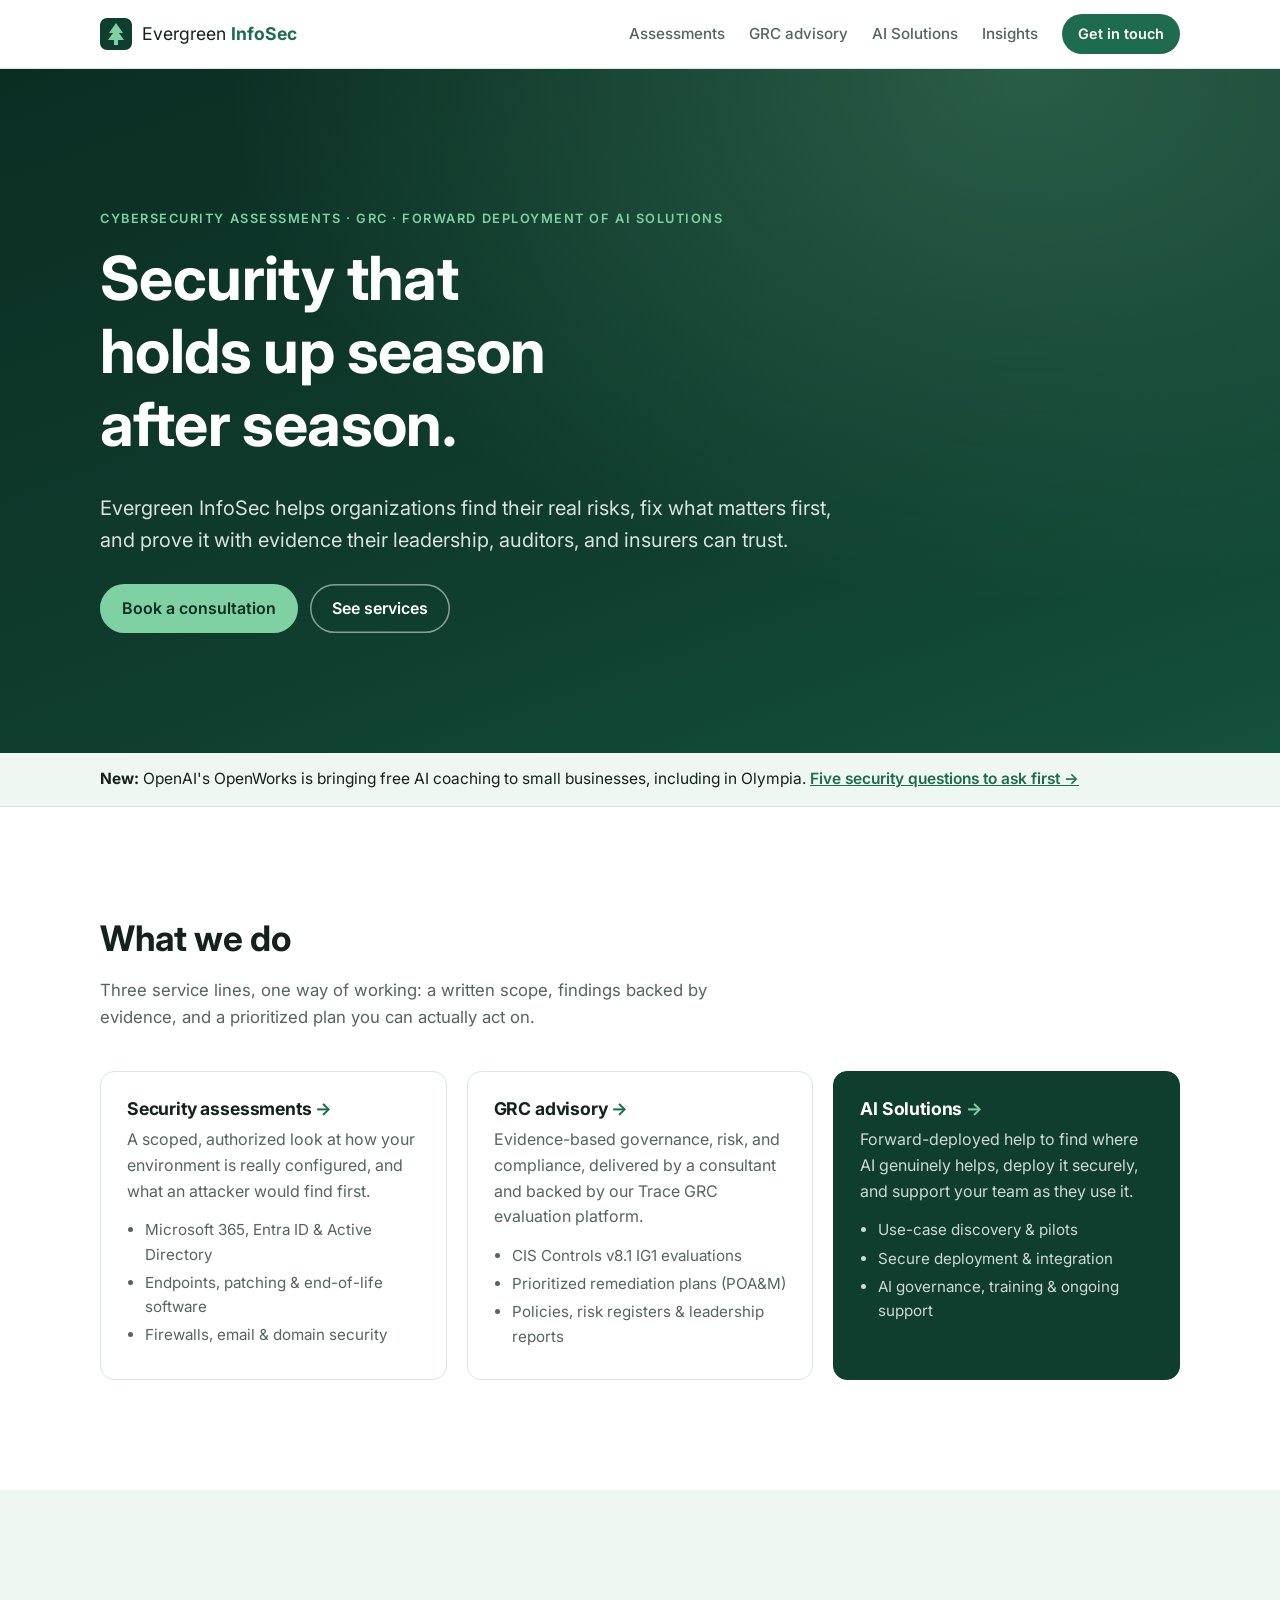
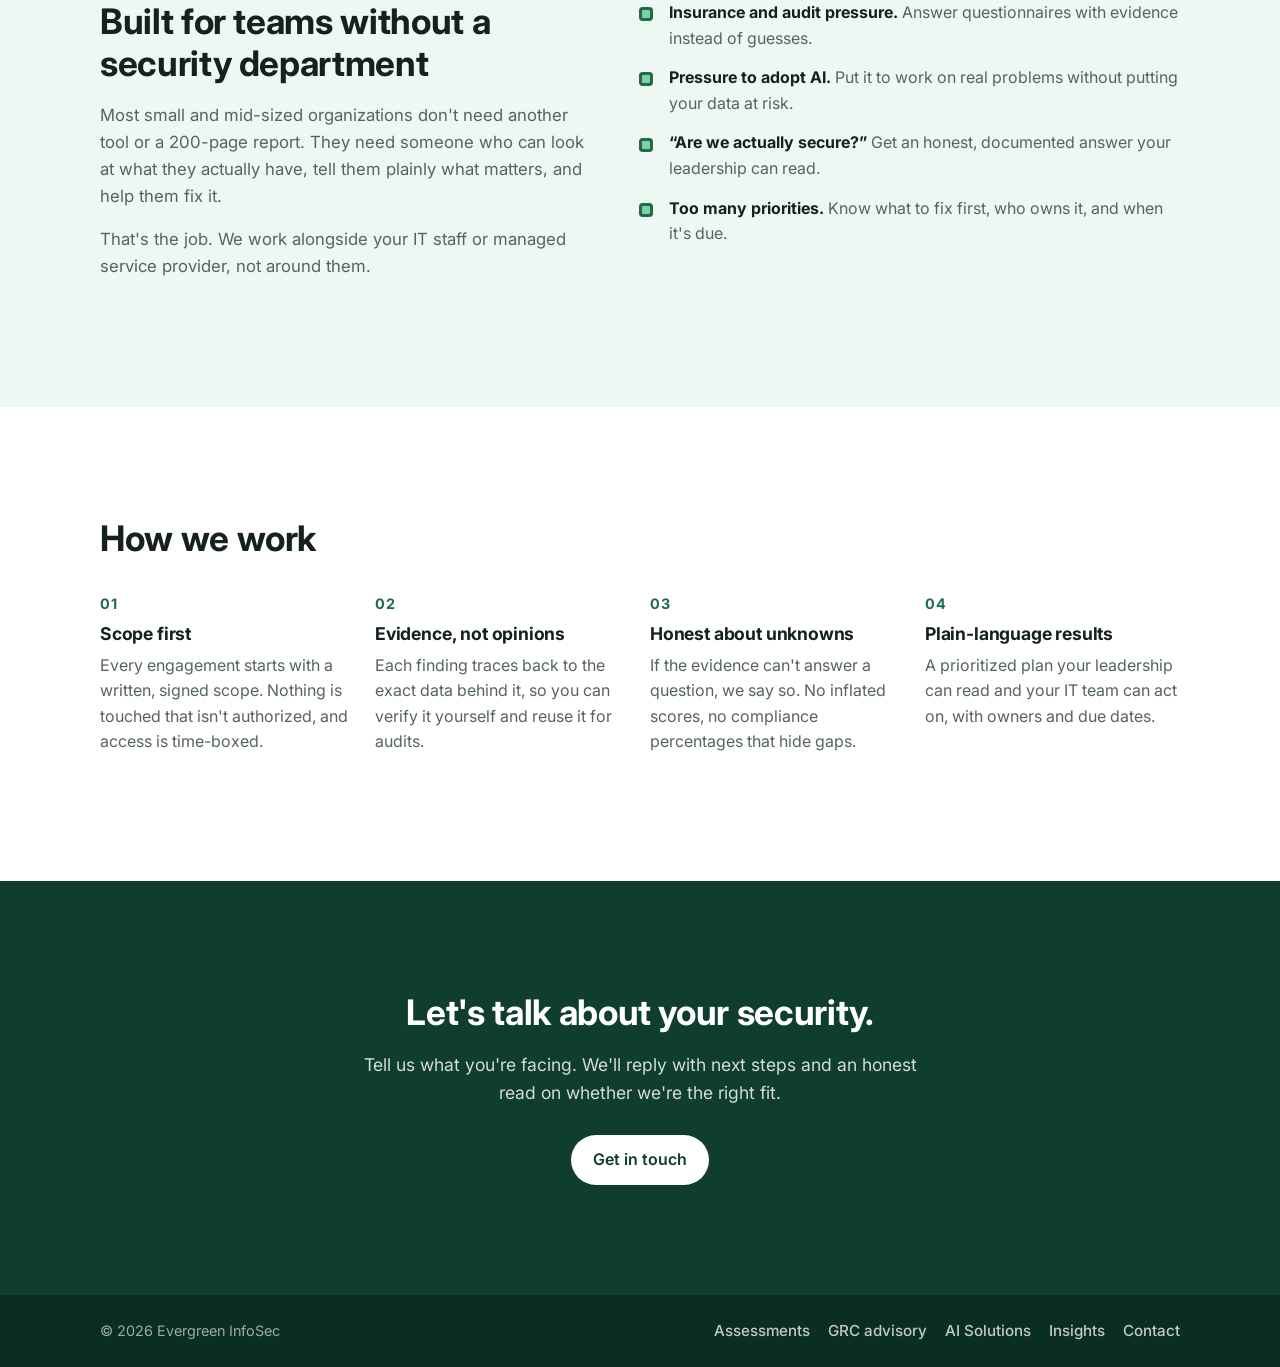
<file: index.html>
<!doctype html>
<html lang="en">
<head>
  <meta charset="utf-8">
  <meta name="viewport" content="width=device-width, initial-scale=1">
  <title>Evergreen InfoSec | Cybersecurity Assessments, GRC &amp; AI Solutions</title>
  <meta name="description" content="Evergreen InfoSec provides scoped security assessments, evidence-based GRC advisory, and secure forward deployment of AI solutions for small and mid-sized organizations.">
  <link rel="canonical" href="https://evergreen-infosec.com/">
  <meta property="og:title" content="Evergreen InfoSec">
  <meta property="og:description" content="Security assessments, evidence-based GRC advisory, and secure forward deployment of AI solutions.">
  <meta property="og:url" content="https://evergreen-infosec.com/">
  <meta property="og:type" content="website">
  <link rel="icon" href="favicon.svg" type="image/svg+xml">
  <link rel="preconnect" href="https://fonts.googleapis.com">
  <link rel="preconnect" href="https://fonts.gstatic.com" crossorigin>
  <link href="https://fonts.googleapis.com/css2?family=Inter:wght@400;500;600;700&display=swap" rel="stylesheet">
  <link rel="stylesheet" href="styles.css">
</head>
<body>
  <header class="site-header">
    <div class="container nav">
      <a class="brand" href="./" aria-label="Evergreen InfoSec home">
        <img src="favicon.svg" alt="" width="32" height="32">
        <span>Evergreen <strong>InfoSec</strong></span>
      </a>
      <nav aria-label="Primary">
        <a href="assessments.html">Assessments</a>
        <a href="grc.html">GRC advisory</a>
        <a href="ai-solutions.html">AI Solutions</a>
        <a href="insights.html">Insights</a>
        <a class="btn btn-small" href="contact.html">Get in touch</a>
      </nav>
    </div>
  </header>

  <main id="top">
    <section class="hero">
      <div class="container">
        <p class="eyebrow">Cybersecurity assessments &middot; GRC &middot; Forward deployment of AI solutions</p>
        <h1>Security that holds up season after season.</h1>
        <p class="lede">Evergreen InfoSec helps organizations find their real risks, fix what matters first, and prove it with evidence their leadership, auditors, and insurers can trust.</p>
        <div class="hero-actions">
          <a class="btn btn-bright" href="contact.html">Book a consultation</a>
          <a class="btn btn-ghost" href="#services">See services</a>
        </div>
      </div>
    </section>

    <aside class="notice"><div class="container"><strong>New:</strong> OpenAI's OpenWorks is bringing free AI coaching to small businesses, including in Olympia. <a href="openworks-security-questions.html">Five security questions to ask first &rarr;</a></div></aside>

    <section id="services" class="section">
      <div class="container">
        <h2>What we do</h2>
        <p class="section-intro">Three service lines, one way of working: a written scope, findings backed by evidence, and a prioritized plan you can actually act on.</p>
        <div class="grid">
          <article class="card">
            <h3><a href="assessments.html">Security assessments</a></h3>
            <p>A scoped, authorized look at how your environment is really configured, and what an attacker would find first.</p>
            <ul class="card-list">
              <li>Microsoft 365, Entra ID &amp; Active Directory</li>
              <li>Endpoints, patching &amp; end-of-life software</li>
              <li>Firewalls, email &amp; domain security</li>
            </ul>
          </article>
          <article class="card">
            <h3><a href="grc.html">GRC advisory</a></h3>
            <p>Evidence-based governance, risk, and compliance, delivered by a consultant and backed by our Trace&nbsp;GRC evaluation platform.</p>
            <ul class="card-list">
              <li>CIS Controls v8.1 IG1 evaluations</li>
              <li>Prioritized remediation plans (POA&amp;M)</li>
              <li>Policies, risk registers &amp; leadership reports</li>
            </ul>
          </article>
          <article class="card card-accent">
            <h3><a href="ai-solutions.html">AI Solutions</a></h3>
            <p>Forward-deployed help to find where AI genuinely helps, deploy it securely, and support your team as they use it.</p>
            <ul class="card-list">
              <li>Use-case discovery &amp; pilots</li>
              <li>Secure deployment &amp; integration</li>
              <li>AI governance, training &amp; ongoing support</li>
            </ul>
          </article>
        </div>
      </div>
    </section>

    <section class="section section-alt">
      <div class="container split">
        <div>
          <h2>Built for teams without a security department</h2>
          <p>Most small and mid-sized organizations don't need another tool or a 200-page report. They need someone who can look at what they actually have, tell them plainly what matters, and help them fix it.</p>
          <p>That's the job. We work alongside your IT staff or managed service provider, not around them.</p>
        </div>
        <ul class="feature-list">
          <li><strong>Insurance and audit pressure.</strong> Answer questionnaires with evidence instead of guesses.</li>
          <li><strong>Pressure to adopt AI.</strong> Put it to work on real problems without putting your data at risk.</li>
          <li><strong>&ldquo;Are we actually secure?&rdquo;</strong> Get an honest, documented answer your leadership can read.</li>
          <li><strong>Too many priorities.</strong> Know what to fix first, who owns it, and when it's due.</li>
        </ul>
      </div>
    </section>

    <section id="approach" class="section">
      <div class="container">
        <h2>How we work</h2>
        <div class="grid grid-3">
          <div class="pillar">
            <span class="pillar-num">01</span>
            <h3>Scope first</h3>
            <p>Every engagement starts with a written, signed scope. Nothing is touched that isn't authorized, and access is time-boxed.</p>
          </div>
          <div class="pillar">
            <span class="pillar-num">02</span>
            <h3>Evidence, not opinions</h3>
            <p>Each finding traces back to the exact data behind it, so you can verify it yourself and reuse it for audits.</p>
          </div>
          <div class="pillar">
            <span class="pillar-num">03</span>
            <h3>Honest about unknowns</h3>
            <p>If the evidence can't answer a question, we say so. No inflated scores, no compliance percentages that hide gaps.</p>
          </div>
          <div class="pillar">
            <span class="pillar-num">04</span>
            <h3>Plain-language results</h3>
            <p>A prioritized plan your leadership can read and your IT team can act on, with owners and due dates.</p>
          </div>
        </div>
      </div>
    </section>

    <section class="section section-cta">
      <div class="container cta">
        <h2>Let's talk about your security.</h2>
        <p>Tell us what you're facing. We'll reply with next steps and an honest read on whether we're the right fit.</p>
        <a class="btn btn-light" href="contact.html">Get in touch</a>
      </div>
    </section>
  </main>

  <footer class="site-footer">
    <div class="container footer-inner">
      <span>&copy; <span id="year">2026</span> Evergreen InfoSec</span>
      <nav class="footer-links" aria-label="Footer">
        <a href="assessments.html">Assessments</a>
        <a href="grc.html">GRC advisory</a>
        <a href="ai-solutions.html">AI Solutions</a>
        <a href="insights.html">Insights</a>
        <a href="contact.html">Contact</a>
      </nav>
    </div>
  </footer>
  <script>document.getElementById('year').textContent = new Date().getFullYear();</script>
</body>
</html>
</file>
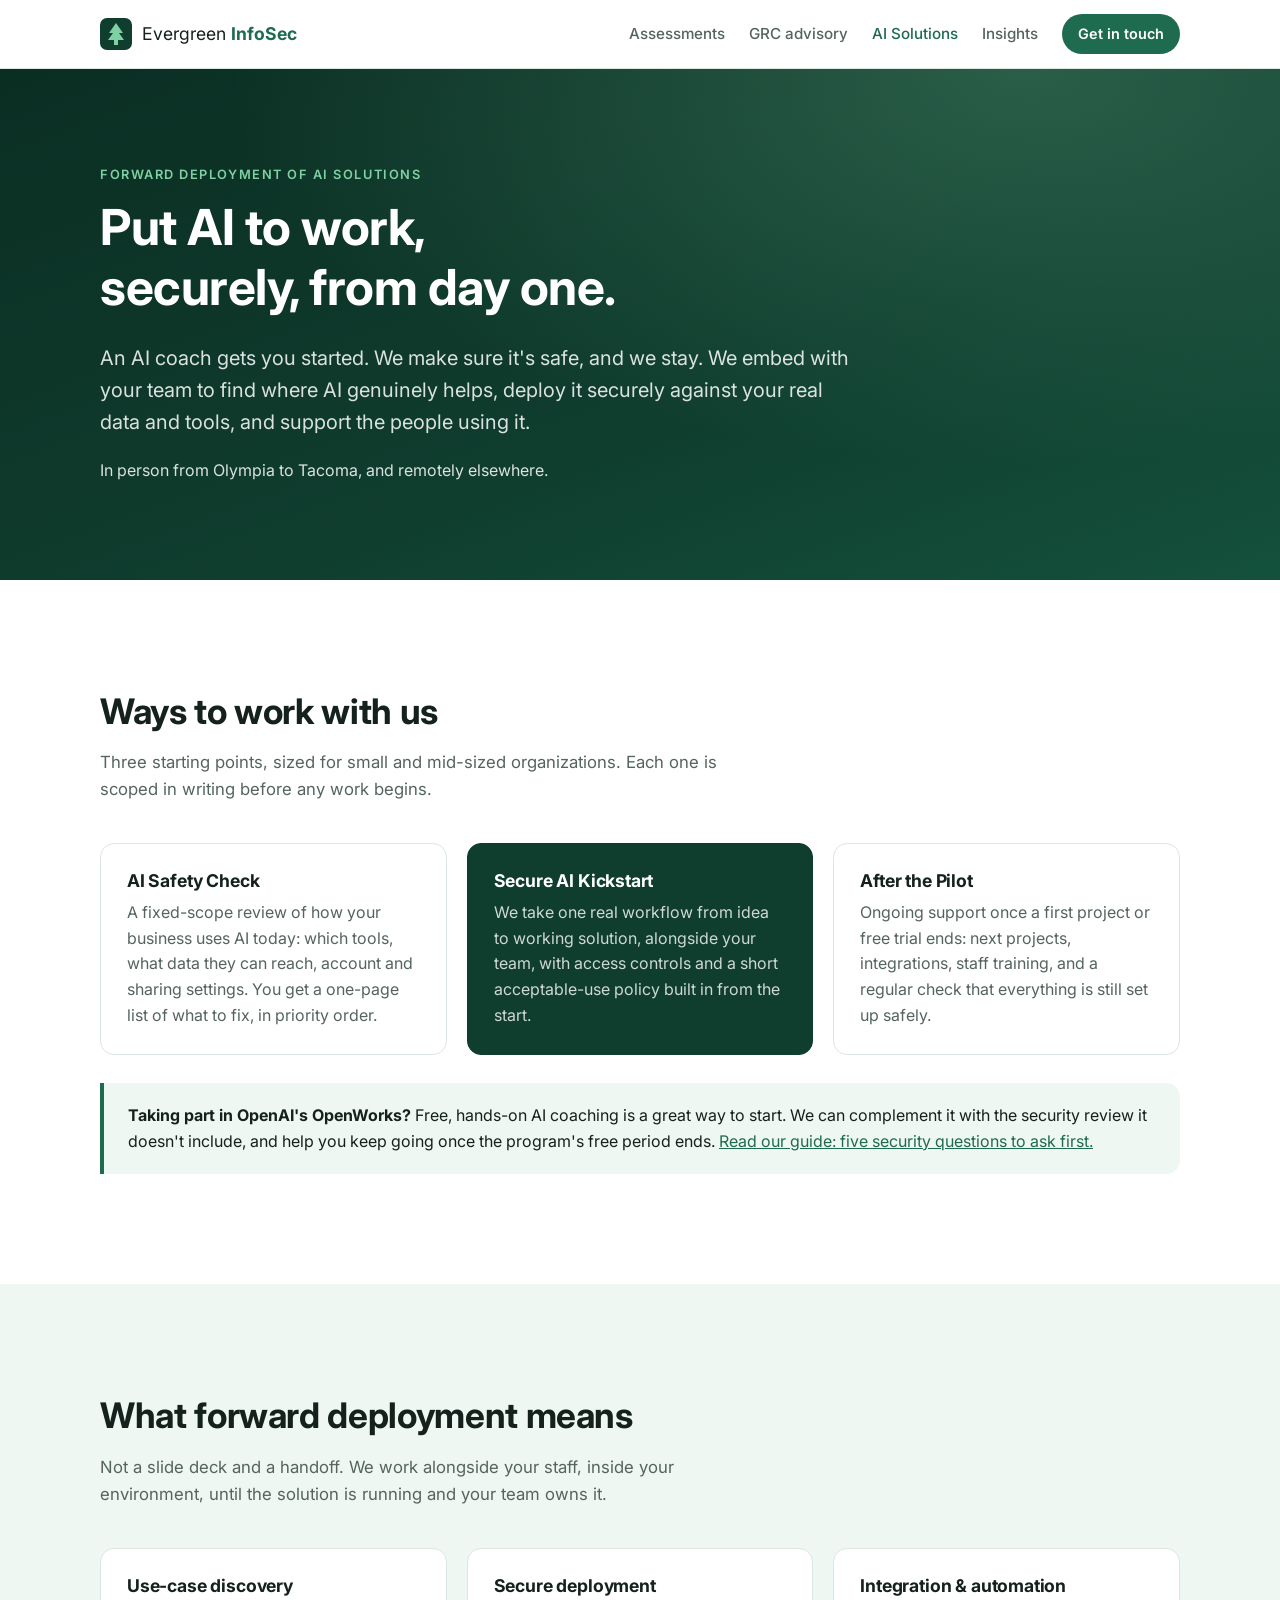
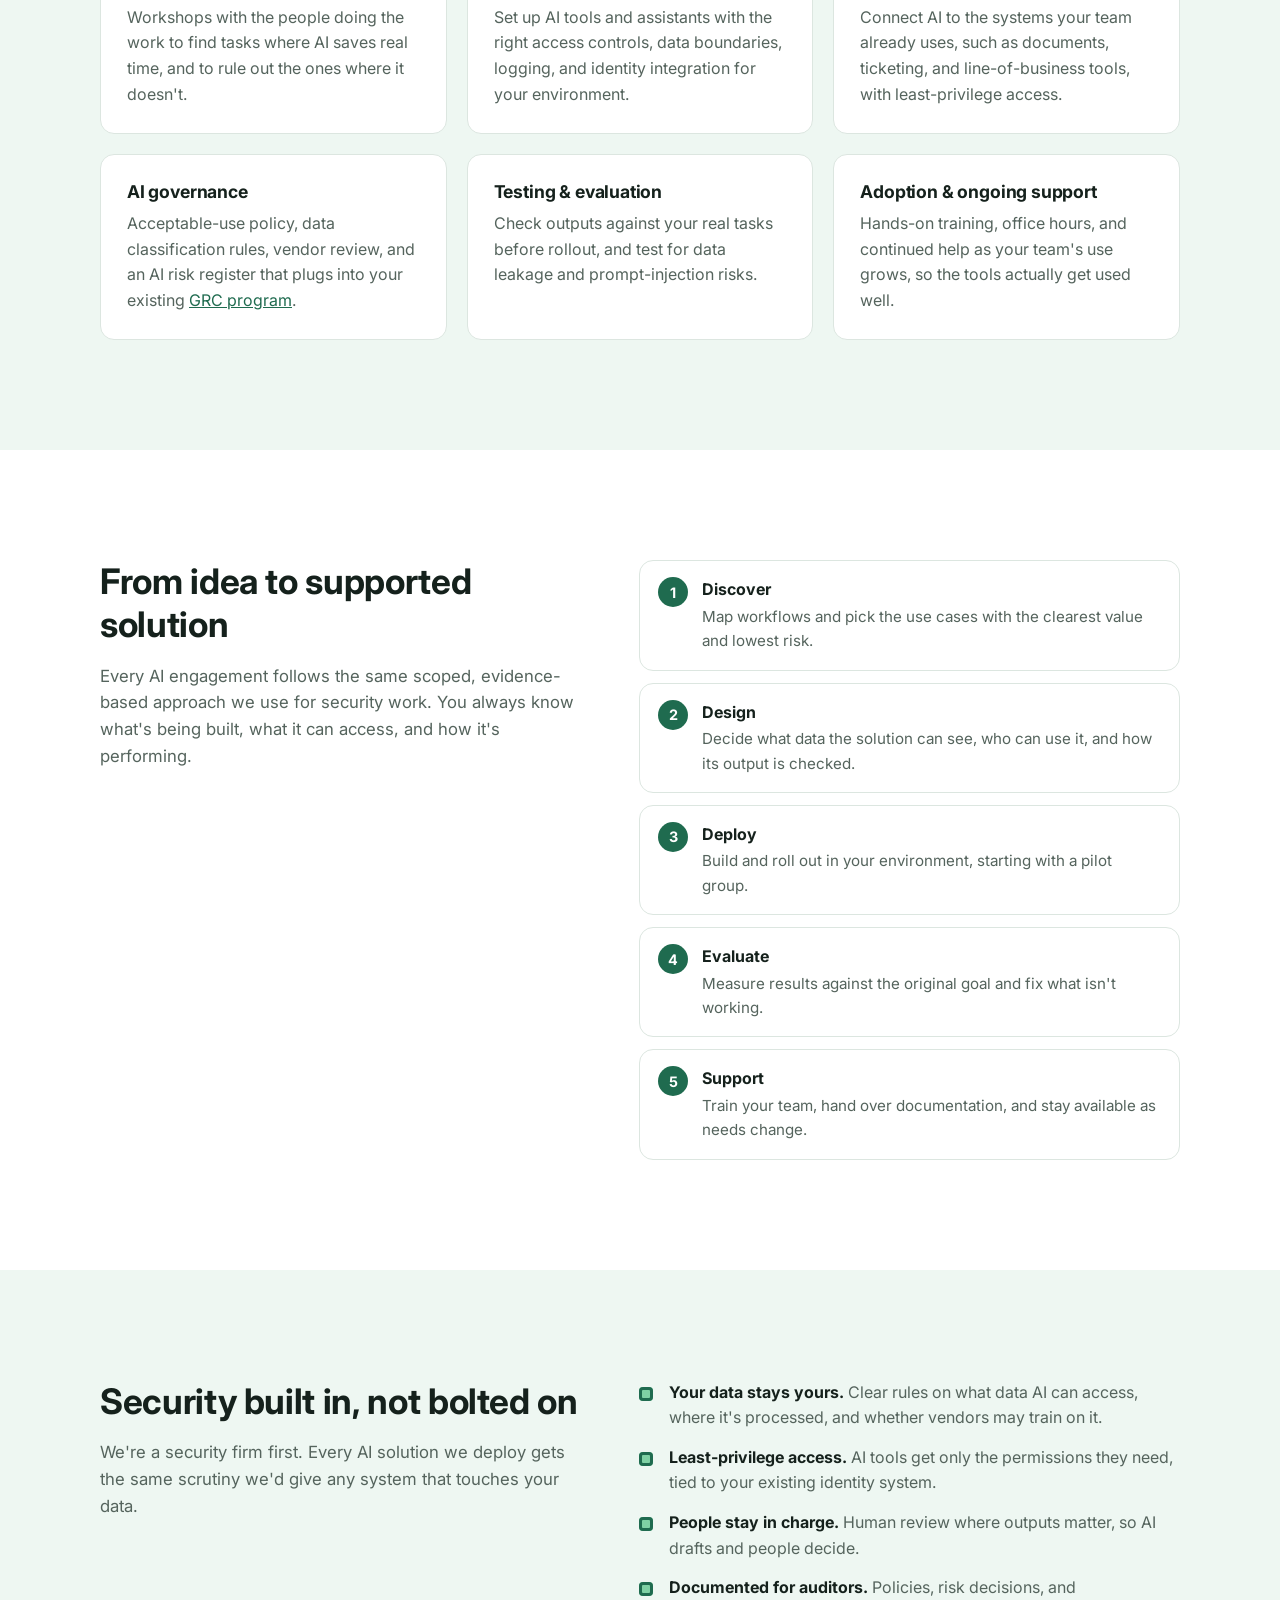
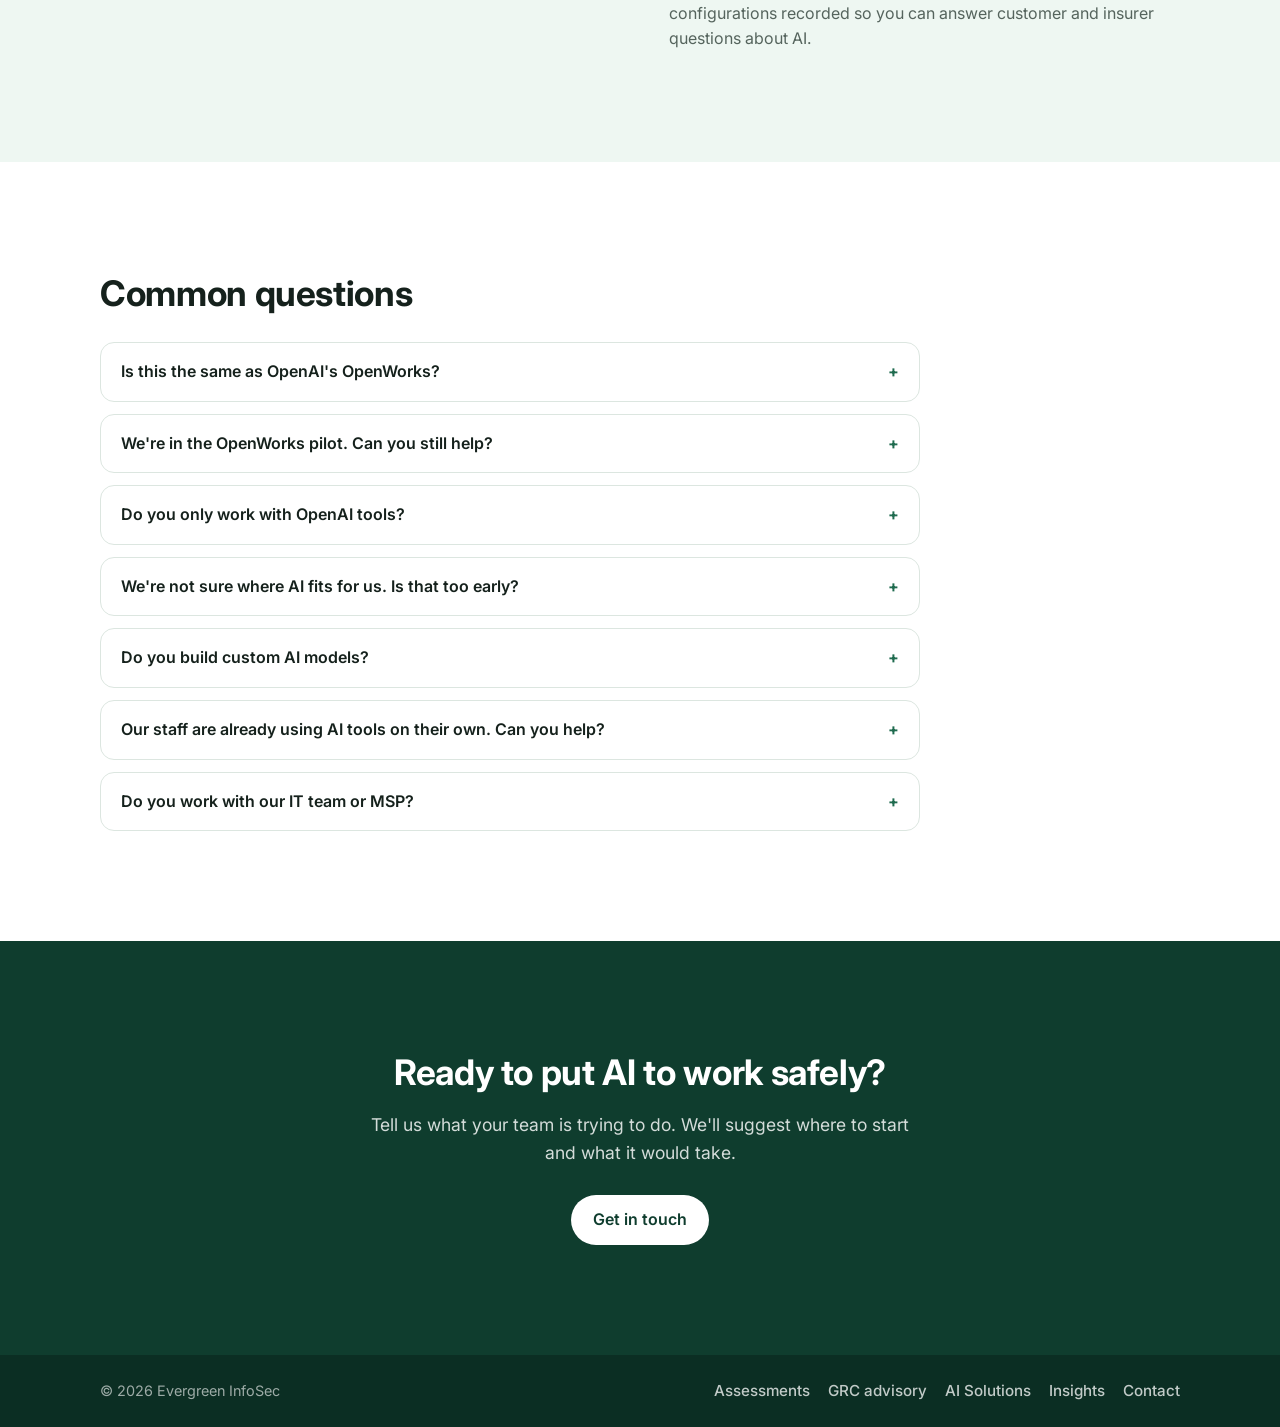
<file: ai-solutions.html>
<!doctype html>
<html lang="en">
<head>
  <meta charset="utf-8">
  <meta name="viewport" content="width=device-width, initial-scale=1">
  <title>AI Solutions: Forward Deployment &amp; Support | Evergreen InfoSec</title>
  <meta name="description" content="Forward-deployed help to plan, deploy, and support AI solutions securely: use-case discovery, secure integration with your data and tools, AI governance, and hands-on adoption support.">
  <link rel="canonical" href="https://evergreen-infosec.com/ai-solutions.html">
  <meta property="og:title" content="AI Solutions | Evergreen InfoSec">
  <meta property="og:description" content="Put AI to work on real problems, deployed securely and governed from day one.">
  <meta property="og:url" content="https://evergreen-infosec.com/ai-solutions.html">
  <meta property="og:type" content="website">
  <link rel="icon" href="favicon.svg" type="image/svg+xml">
  <link rel="preconnect" href="https://fonts.googleapis.com">
  <link rel="preconnect" href="https://fonts.gstatic.com" crossorigin>
  <link href="https://fonts.googleapis.com/css2?family=Inter:wght@400;500;600;700&display=swap" rel="stylesheet">
  <link rel="stylesheet" href="styles.css">
</head>
<body>
  <header class="site-header">
    <div class="container nav">
      <a class="brand" href="./" aria-label="Evergreen InfoSec home">
        <img src="favicon.svg" alt="" width="32" height="32">
        <span>Evergreen <strong>InfoSec</strong></span>
      </a>
      <nav aria-label="Primary">
        <a href="assessments.html">Assessments</a>
        <a href="grc.html">GRC advisory</a>
        <a href="ai-solutions.html" aria-current="page">AI Solutions</a>
        <a href="insights.html">Insights</a>
        <a class="btn btn-small" href="contact.html">Get in touch</a>
      </nav>
    </div>
  </header>

  <main>
    <section class="hero page-hero">
      <div class="container">
        <p class="eyebrow">Forward deployment of AI solutions</p>
        <h1>Put AI to work, securely, from day one.</h1>
        <p class="lede">An AI coach gets you started. We make sure it's safe, and we stay. We embed with your team to find where AI genuinely helps, deploy it securely against your real data and tools, and support the people using it.</p>
        <p class="lede" style="font-size:1rem;margin-top:12px">In person from Olympia to Tacoma, and remotely elsewhere.</p>
      </div>
    </section>

    <section class="section">
      <div class="container">
        <h2>Ways to work with us</h2>
        <p class="section-intro">Three starting points, sized for small and mid-sized organizations. Each one is scoped in writing before any work begins.</p>
        <div class="grid">
          <article class="card">
            <h3>AI Safety Check</h3>
            <p>A fixed-scope review of how your business uses AI today: which tools, what data they can reach, account and sharing settings. You get a one-page list of what to fix, in priority order.</p>
          </article>
          <article class="card card-accent">
            <h3>Secure AI Kickstart</h3>
            <p>We take one real workflow from idea to working solution, alongside your team, with access controls and a short acceptable-use policy built in from the start.</p>
          </article>
          <article class="card">
            <h3>After the Pilot</h3>
            <p>Ongoing support once a first project or free trial ends: next projects, integrations, staff training, and a regular check that everything is still set up safely.</p>
          </article>
        </div>
        <div class="callout">
          <p><strong>Taking part in OpenAI's OpenWorks?</strong> Free, hands-on AI coaching is a great way to start. We can complement it with the security review it doesn't include, and help you keep going once the program's free period ends. <a href="openworks-security-questions.html">Read our guide: five security questions to ask first.</a></p>
        </div>
      </div>
    </section>

    <section class="section section-alt">
      <div class="container">
        <h2>What forward deployment means</h2>
        <p class="section-intro">Not a slide deck and a handoff. We work alongside your staff, inside your environment, until the solution is running and your team owns it.</p>
        <div class="grid">
          <article class="card">
            <h3>Use-case discovery</h3>
            <p>Workshops with the people doing the work to find tasks where AI saves real time, and to rule out the ones where it doesn't.</p>
          </article>
          <article class="card">
            <h3>Secure deployment</h3>
            <p>Set up AI tools and assistants with the right access controls, data boundaries, logging, and identity integration for your environment.</p>
          </article>
          <article class="card">
            <h3>Integration &amp; automation</h3>
            <p>Connect AI to the systems your team already uses, such as documents, ticketing, and line-of-business tools, with least-privilege access.</p>
          </article>
          <article class="card">
            <h3>AI governance</h3>
            <p>Acceptable-use policy, data classification rules, vendor review, and an AI risk register that plugs into your existing <a href="grc.html">GRC program</a>.</p>
          </article>
          <article class="card">
            <h3>Testing &amp; evaluation</h3>
            <p>Check outputs against your real tasks before rollout, and test for data leakage and prompt-injection risks.</p>
          </article>
          <article class="card">
            <h3>Adoption &amp; ongoing support</h3>
            <p>Hands-on training, office hours, and continued help as your team's use grows, so the tools actually get used well.</p>
          </article>
        </div>
      </div>
    </section>

    <section class="section">
      <div class="container split">
        <div>
          <h2>From idea to supported solution</h2>
          <p>Every AI engagement follows the same scoped, evidence-based approach we use for security work. You always know what's being built, what it can access, and how it's performing.</p>
        </div>
        <ol class="steps">
          <li><strong>Discover</strong><span>Map workflows and pick the use cases with the clearest value and lowest risk.</span></li>
          <li><strong>Design</strong><span>Decide what data the solution can see, who can use it, and how its output is checked.</span></li>
          <li><strong>Deploy</strong><span>Build and roll out in your environment, starting with a pilot group.</span></li>
          <li><strong>Evaluate</strong><span>Measure results against the original goal and fix what isn't working.</span></li>
          <li><strong>Support</strong><span>Train your team, hand over documentation, and stay available as needs change.</span></li>
        </ol>
      </div>
    </section>

    <section class="section section-alt">
      <div class="container split">
        <div>
          <h2>Security built in, not bolted on</h2>
          <p>We're a security firm first. Every AI solution we deploy gets the same scrutiny we'd give any system that touches your data.</p>
        </div>
        <ul class="feature-list">
          <li><strong>Your data stays yours.</strong> Clear rules on what data AI can access, where it's processed, and whether vendors may train on it.</li>
          <li><strong>Least-privilege access.</strong> AI tools get only the permissions they need, tied to your existing identity system.</li>
          <li><strong>People stay in charge.</strong> Human review where outputs matter, so AI drafts and people decide.</li>
          <li><strong>Documented for auditors.</strong> Policies, risk decisions, and configurations recorded so you can answer customer and insurer questions about AI.</li>
        </ul>
      </div>
    </section>

    <section class="section">
      <div class="container">
        <h2>Common questions</h2>
        <div class="faq" style="margin-top:28px">
          <details>
            <summary>Is this the same as OpenAI's OpenWorks?</summary>
            <p>No. OpenWorks is OpenAI's program that funds free AI coaching for eligible small businesses. We're an independent security firm, not affiliated with OpenAI. Our work is similar in spirit, hands-on and alongside your team, with security and governance built in.</p>
          </details>
          <details>
            <summary>We're in the OpenWorks pilot. Can you still help?</summary>
            <p>Yes. The two fit together well. Your OpenWorks Partner helps you get a first project working; we can review how it's set up, and support you once the free period ends.</p>
          </details>
          <details>
            <summary>Do you only work with OpenAI tools?</summary>
            <p>No. We work with the AI tools that fit your business and the systems you already run, and we'll tell you plainly when a different tool is the better choice.</p>
          </details>
          <details>
            <summary>We're not sure where AI fits for us. Is that too early?</summary>
            <p>No, that's the best time to start. Discovery is the first step, and a clear &ldquo;not yet&rdquo; for some ideas is a useful result.</p>
          </details>
          <details>
            <summary>Do you build custom AI models?</summary>
            <p>Usually that isn't needed. Most value comes from deploying proven AI tools well: connecting them to your data safely, setting the right controls, and helping people use them.</p>
          </details>
          <details>
            <summary>Our staff are already using AI tools on their own. Can you help?</summary>
            <p>Yes. We can find out what's in use, assess the risk, and give your team approved, secure options with a clear acceptable-use policy.</p>
          </details>
          <details>
            <summary>Do you work with our IT team or MSP?</summary>
            <p>Yes. Forward deployment means working inside your existing team, and we hand over documentation so your IT staff or MSP can run things day to day.</p>
          </details>
        </div>
      </div>
    </section>

    <section class="section section-cta">
      <div class="container cta">
        <h2>Ready to put AI to work safely?</h2>
        <p>Tell us what your team is trying to do. We'll suggest where to start and what it would take.</p>
        <a class="btn btn-light" href="contact.html">Get in touch</a>
      </div>
    </section>
  </main>

  <footer class="site-footer">
    <div class="container footer-inner">
      <span>&copy; <span id="year">2026</span> Evergreen InfoSec</span>
      <nav class="footer-links" aria-label="Footer">
        <a href="assessments.html">Assessments</a>
        <a href="grc.html">GRC advisory</a>
        <a href="ai-solutions.html">AI Solutions</a>
        <a href="insights.html">Insights</a>
        <a href="contact.html">Contact</a>
      </nav>
    </div>
  </footer>
  <script>document.getElementById('year').textContent = new Date().getFullYear();</script>
</body>
</html>
</file>
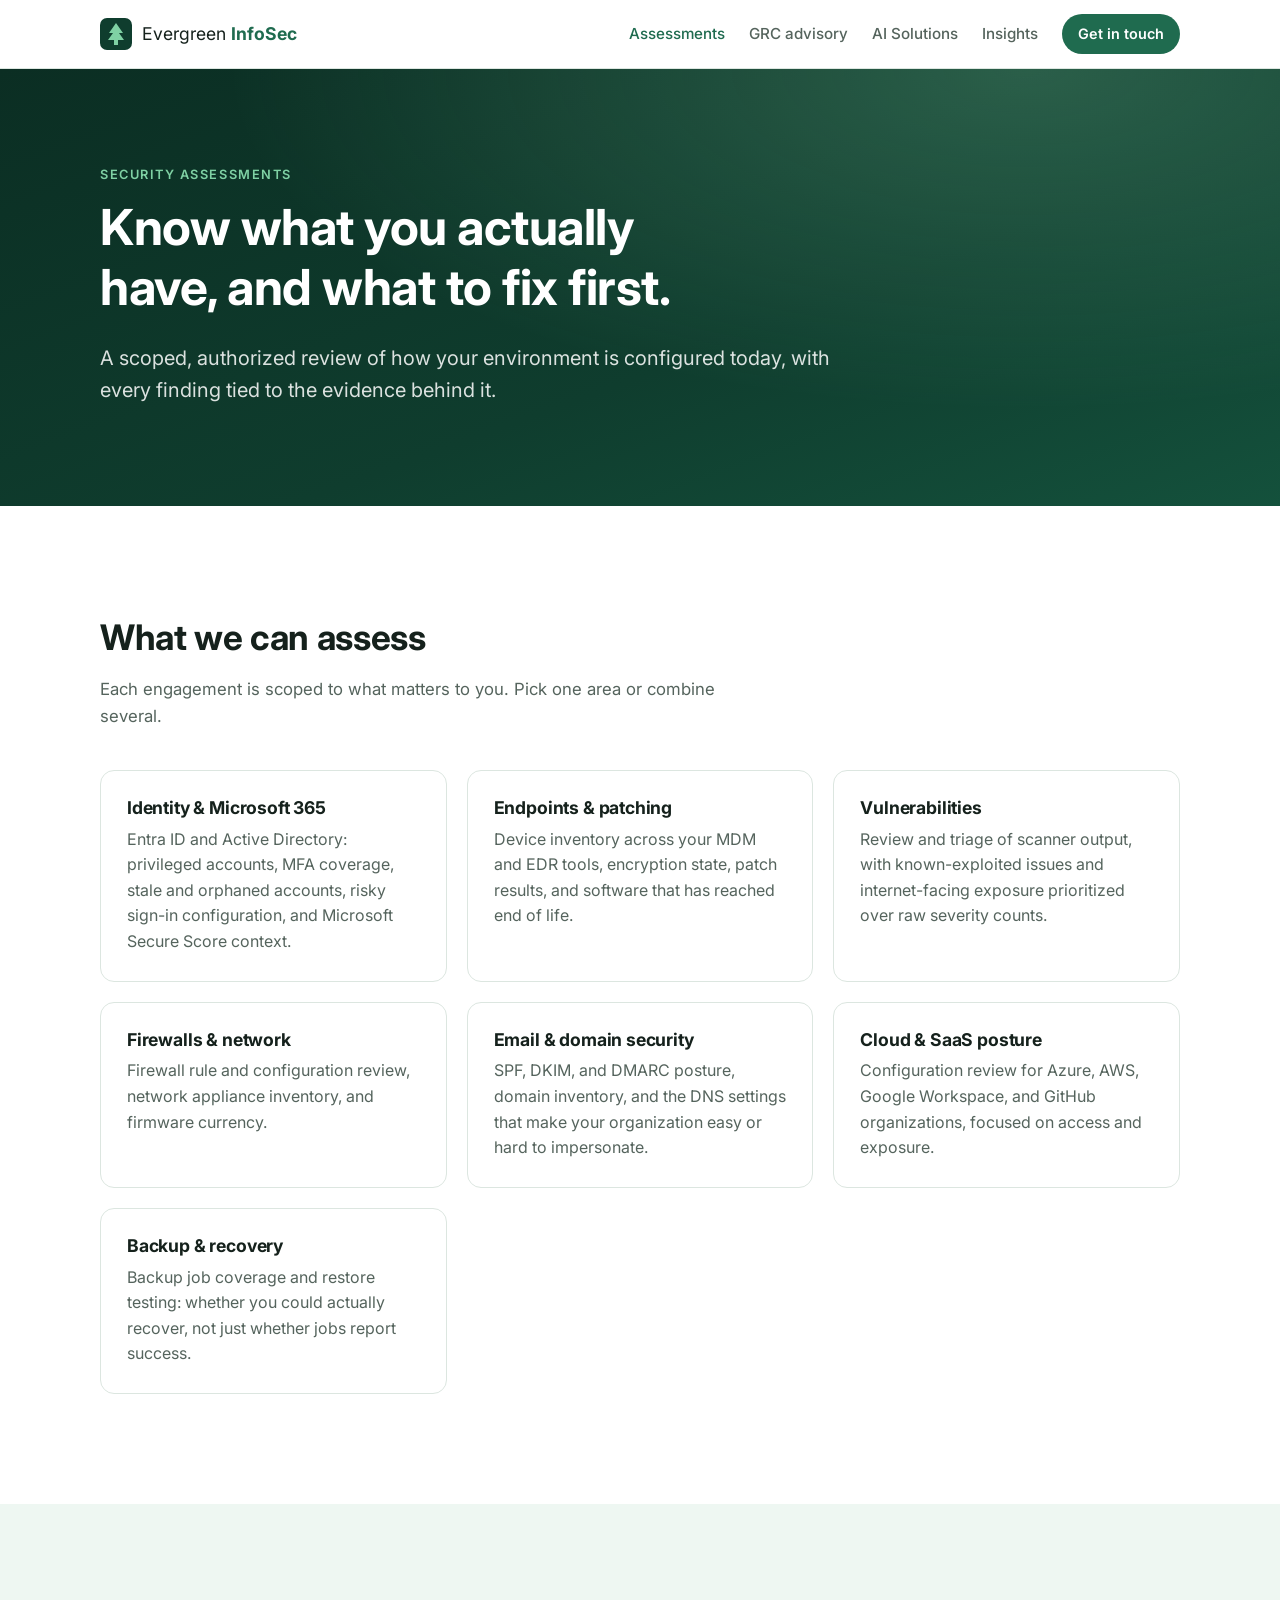
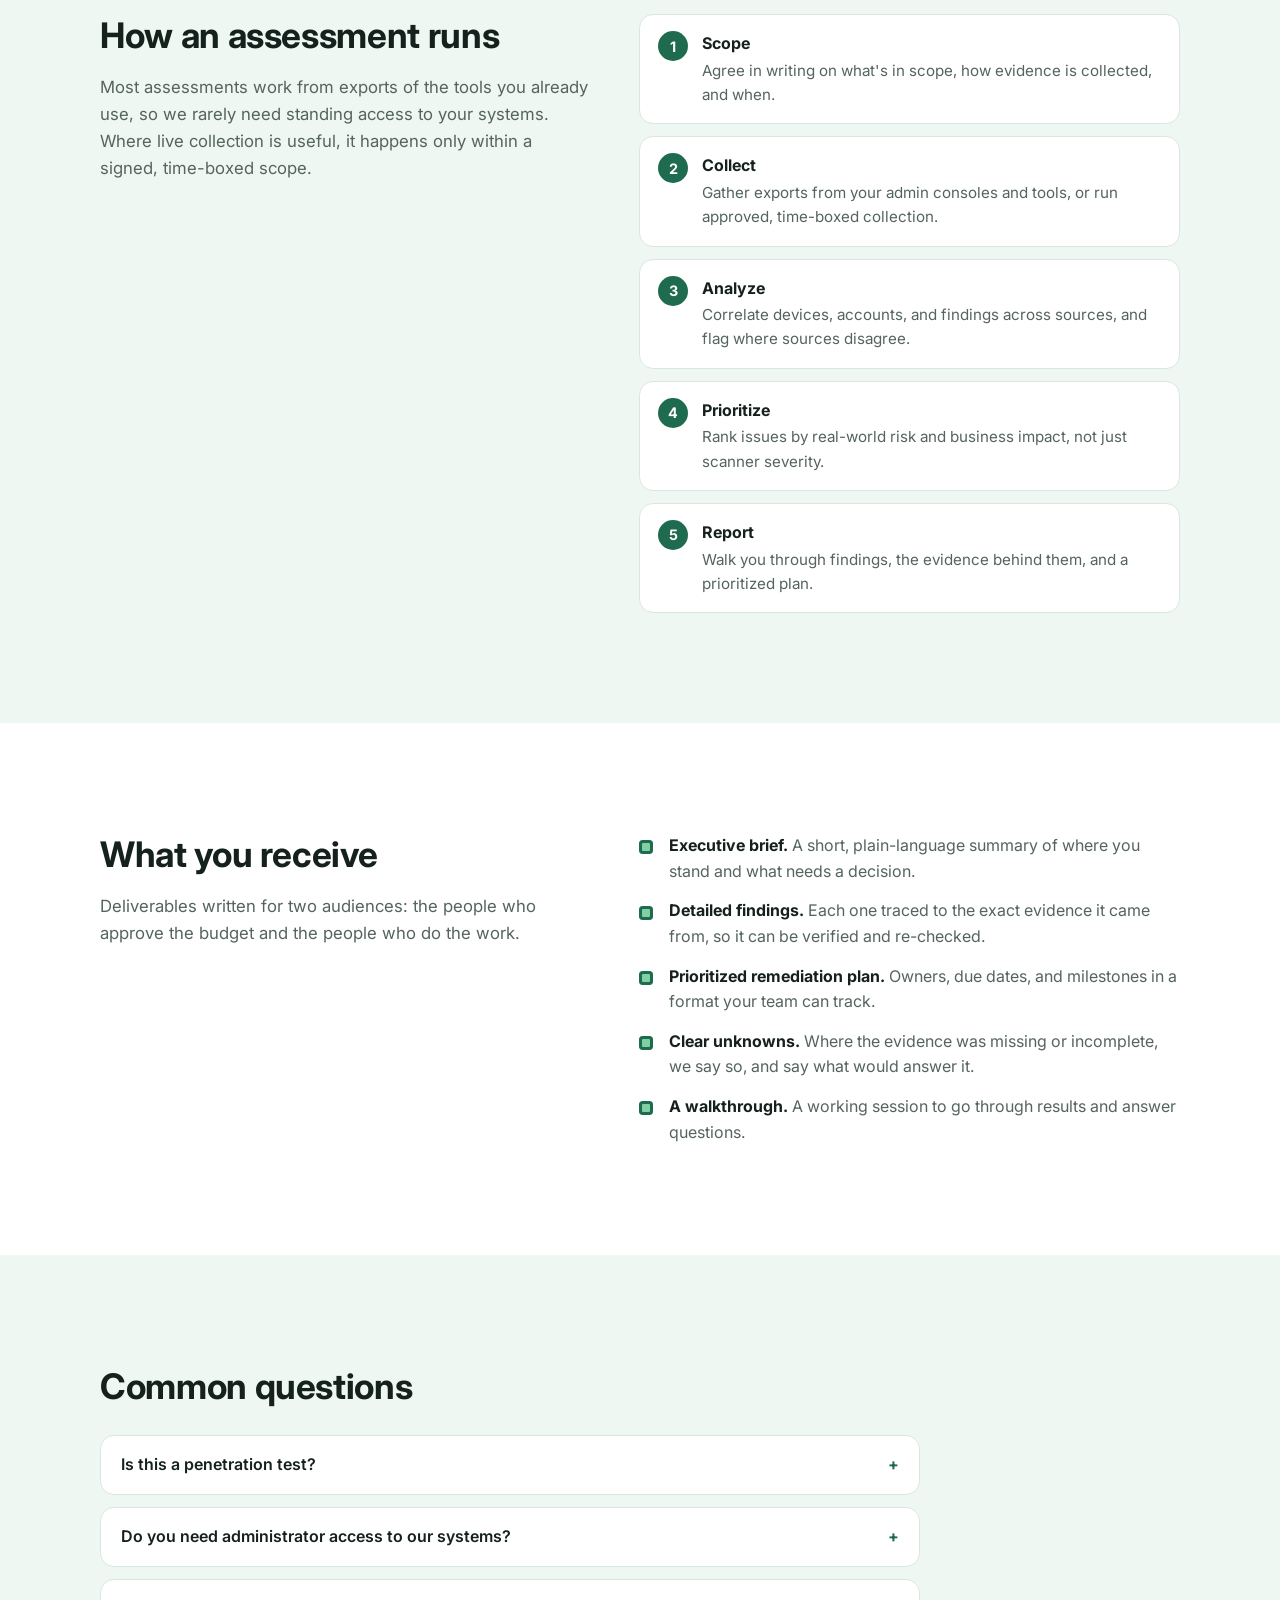
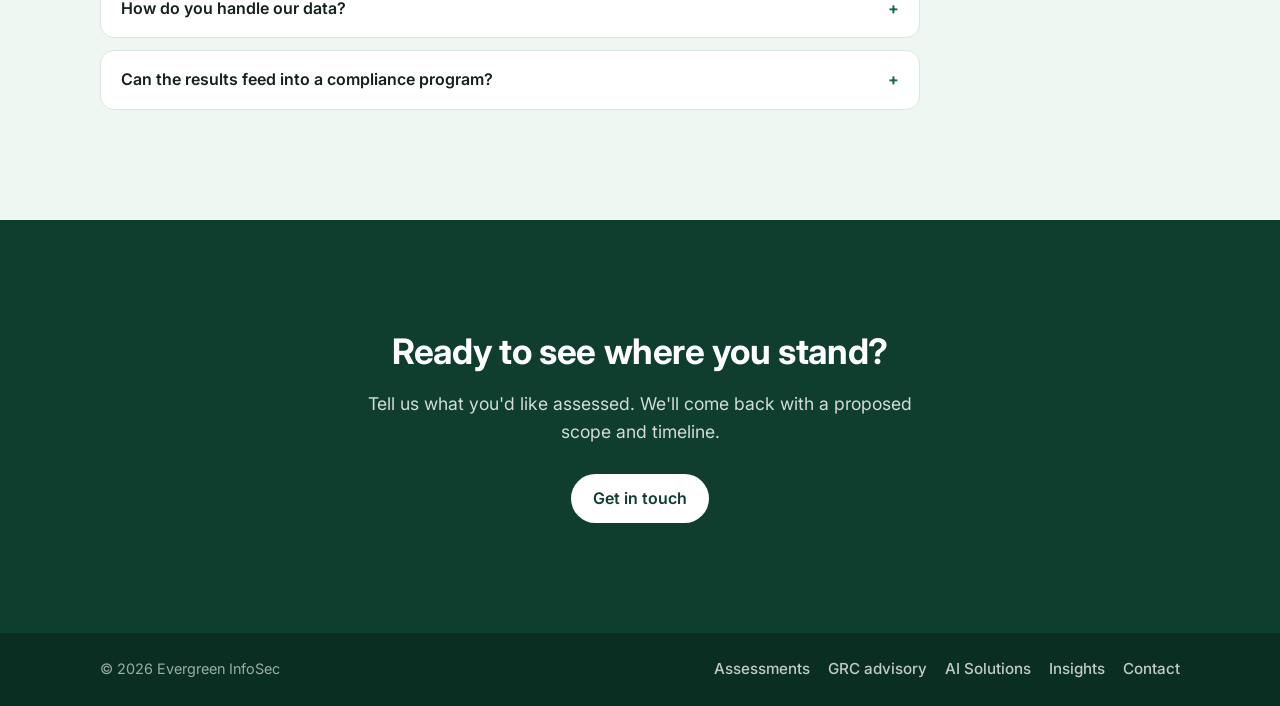
<file: assessments.html>
<!doctype html>
<html lang="en">
<head>
  <meta charset="utf-8">
  <meta name="viewport" content="width=device-width, initial-scale=1">
  <title>Security Assessments | Evergreen InfoSec</title>
  <meta name="description" content="Scoped, authorized cybersecurity assessments covering Microsoft 365, Entra ID, Active Directory, endpoints, firewalls, email security, and vulnerabilities, with evidence-backed findings and a prioritized plan.">
  <link rel="canonical" href="https://evergreen-infosec.com/assessments.html">
  <meta property="og:title" content="Security Assessments | Evergreen InfoSec">
  <meta property="og:description" content="Find out how your environment is really configured, and what to fix first.">
  <meta property="og:url" content="https://evergreen-infosec.com/assessments.html">
  <meta property="og:type" content="website">
  <link rel="icon" href="favicon.svg" type="image/svg+xml">
  <link rel="preconnect" href="https://fonts.googleapis.com">
  <link rel="preconnect" href="https://fonts.gstatic.com" crossorigin>
  <link href="https://fonts.googleapis.com/css2?family=Inter:wght@400;500;600;700&display=swap" rel="stylesheet">
  <link rel="stylesheet" href="styles.css">
</head>
<body>
  <header class="site-header">
    <div class="container nav">
      <a class="brand" href="./" aria-label="Evergreen InfoSec home">
        <img src="favicon.svg" alt="" width="32" height="32">
        <span>Evergreen <strong>InfoSec</strong></span>
      </a>
      <nav aria-label="Primary">
        <a href="assessments.html" aria-current="page">Assessments</a>
        <a href="grc.html">GRC advisory</a>
        <a href="ai-solutions.html">AI Solutions</a>
        <a href="insights.html">Insights</a>
        <a class="btn btn-small" href="contact.html">Get in touch</a>
      </nav>
    </div>
  </header>

  <main>
    <section class="hero page-hero">
      <div class="container">
        <p class="eyebrow">Security assessments</p>
        <h1>Know what you actually have, and what to fix first.</h1>
        <p class="lede">A scoped, authorized review of how your environment is configured today, with every finding tied to the evidence behind it.</p>
      </div>
    </section>

    <section class="section">
      <div class="container">
        <h2>What we can assess</h2>
        <p class="section-intro">Each engagement is scoped to what matters to you. Pick one area or combine several.</p>
        <div class="grid">
          <article class="card">
            <h3>Identity &amp; Microsoft 365</h3>
            <p>Entra ID and Active Directory: privileged accounts, MFA coverage, stale and orphaned accounts, risky sign-in configuration, and Microsoft Secure Score context.</p>
          </article>
          <article class="card">
            <h3>Endpoints &amp; patching</h3>
            <p>Device inventory across your MDM and EDR tools, encryption state, patch results, and software that has reached end of life.</p>
          </article>
          <article class="card">
            <h3>Vulnerabilities</h3>
            <p>Review and triage of scanner output, with known-exploited issues and internet-facing exposure prioritized over raw severity counts.</p>
          </article>
          <article class="card">
            <h3>Firewalls &amp; network</h3>
            <p>Firewall rule and configuration review, network appliance inventory, and firmware currency.</p>
          </article>
          <article class="card">
            <h3>Email &amp; domain security</h3>
            <p>SPF, DKIM, and DMARC posture, domain inventory, and the DNS settings that make your organization easy or hard to impersonate.</p>
          </article>
          <article class="card">
            <h3>Cloud &amp; SaaS posture</h3>
            <p>Configuration review for Azure, AWS, Google Workspace, and GitHub organizations, focused on access and exposure.</p>
          </article>
          <article class="card">
            <h3>Backup &amp; recovery</h3>
            <p>Backup job coverage and restore testing: whether you could actually recover, not just whether jobs report success.</p>
          </article>
        </div>
      </div>
    </section>

    <section class="section section-alt">
      <div class="container split">
        <div>
          <h2>How an assessment runs</h2>
          <p>Most assessments work from exports of the tools you already use, so we rarely need standing access to your systems. Where live collection is useful, it happens only within a signed, time-boxed scope.</p>
        </div>
        <ol class="steps">
          <li><strong>Scope</strong><span>Agree in writing on what's in scope, how evidence is collected, and when.</span></li>
          <li><strong>Collect</strong><span>Gather exports from your admin consoles and tools, or run approved, time-boxed collection.</span></li>
          <li><strong>Analyze</strong><span>Correlate devices, accounts, and findings across sources, and flag where sources disagree.</span></li>
          <li><strong>Prioritize</strong><span>Rank issues by real-world risk and business impact, not just scanner severity.</span></li>
          <li><strong>Report</strong><span>Walk you through findings, the evidence behind them, and a prioritized plan.</span></li>
        </ol>
      </div>
    </section>

    <section class="section">
      <div class="container split">
        <div>
          <h2>What you receive</h2>
          <p>Deliverables written for two audiences: the people who approve the budget and the people who do the work.</p>
        </div>
        <ul class="feature-list">
          <li><strong>Executive brief.</strong> A short, plain-language summary of where you stand and what needs a decision.</li>
          <li><strong>Detailed findings.</strong> Each one traced to the exact evidence it came from, so it can be verified and re-checked.</li>
          <li><strong>Prioritized remediation plan.</strong> Owners, due dates, and milestones in a format your team can track.</li>
          <li><strong>Clear unknowns.</strong> Where the evidence was missing or incomplete, we say so, and say what would answer it.</li>
          <li><strong>A walkthrough.</strong> A working session to go through results and answer questions.</li>
        </ul>
      </div>
    </section>

    <section class="section section-alt">
      <div class="container">
        <h2>Common questions</h2>
        <div class="faq" style="margin-top:28px">
          <details>
            <summary>Is this a penetration test?</summary>
            <p>No. An assessment reviews configuration and evidence to find weaknesses across your environment. It doesn't try to exploit them. If you need a penetration test, we can help you scope one.</p>
          </details>
          <details>
            <summary>Do you need administrator access to our systems?</summary>
            <p>Usually not. Most of the work uses exports from the consoles you already have. Any live access is read-only where possible, limited to the agreed scope, and time-boxed.</p>
          </details>
          <details>
            <summary>How do you handle our data?</summary>
            <p>Each client's evidence is kept separately and only for the engagement's agreed retention period. Original files are preserved unchanged so every finding can be traced back to its source.</p>
          </details>
          <details>
            <summary>Can the results feed into a compliance program?</summary>
            <p>Yes. Assessment evidence maps directly into our <a href="grc.html">GRC advisory</a> work, including CIS Controls evaluations and remediation tracking.</p>
          </details>
        </div>
      </div>
    </section>

    <section class="section section-cta">
      <div class="container cta">
        <h2>Ready to see where you stand?</h2>
        <p>Tell us what you'd like assessed. We'll come back with a proposed scope and timeline.</p>
        <a class="btn btn-light" href="contact.html">Get in touch</a>
      </div>
    </section>
  </main>

  <footer class="site-footer">
    <div class="container footer-inner">
      <span>&copy; <span id="year">2026</span> Evergreen InfoSec</span>
      <nav class="footer-links" aria-label="Footer">
        <a href="assessments.html">Assessments</a>
        <a href="grc.html">GRC advisory</a>
        <a href="ai-solutions.html">AI Solutions</a>
        <a href="insights.html">Insights</a>
        <a href="contact.html">Contact</a>
      </nav>
    </div>
  </footer>
  <script>document.getElementById('year').textContent = new Date().getFullYear();</script>
</body>
</html>
</file>
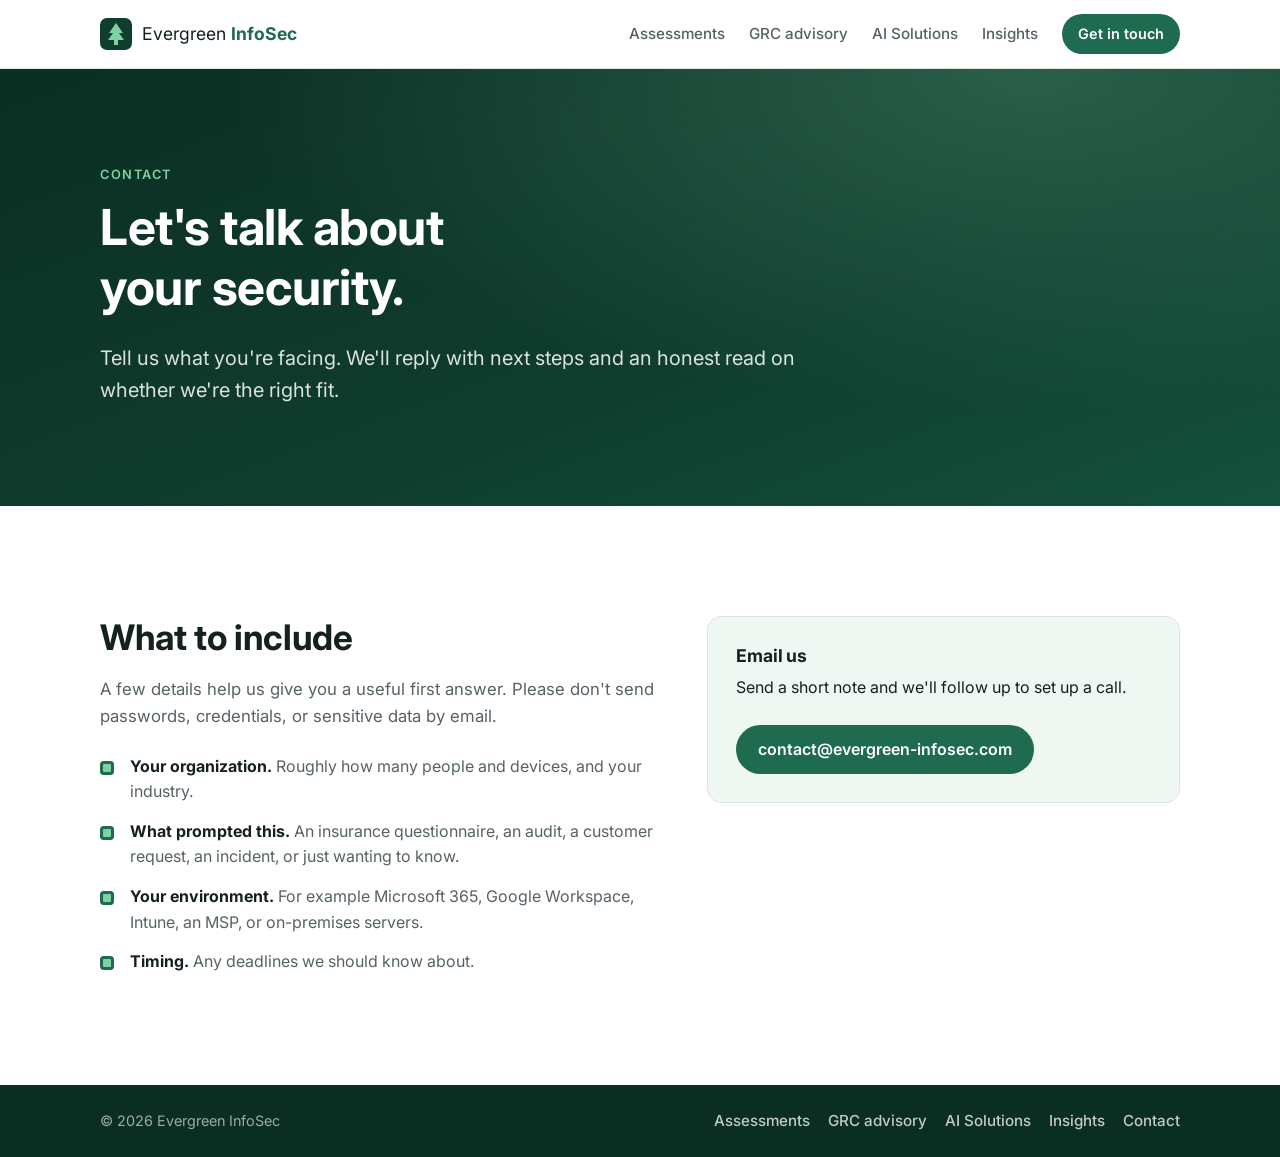
<file: contact.html>
<!doctype html>
<html lang="en">
<head>
  <meta charset="utf-8">
  <meta name="viewport" content="width=device-width, initial-scale=1">
  <title>Contact | Evergreen InfoSec</title>
  <meta name="description" content="Contact Evergreen InfoSec about security assessments, GRC advisory, or AI solutions.">
  <link rel="canonical" href="https://evergreen-infosec.com/contact.html">
  <meta property="og:title" content="Contact | Evergreen InfoSec">
  <meta property="og:description" content="Tell us what you're facing. We'll reply with next steps.">
  <meta property="og:url" content="https://evergreen-infosec.com/contact.html">
  <meta property="og:type" content="website">
  <link rel="icon" href="favicon.svg" type="image/svg+xml">
  <link rel="preconnect" href="https://fonts.googleapis.com">
  <link rel="preconnect" href="https://fonts.gstatic.com" crossorigin>
  <link href="https://fonts.googleapis.com/css2?family=Inter:wght@400;500;600;700&display=swap" rel="stylesheet">
  <link rel="stylesheet" href="styles.css">
</head>
<body>
  <header class="site-header">
    <div class="container nav">
      <a class="brand" href="./" aria-label="Evergreen InfoSec home">
        <img src="favicon.svg" alt="" width="32" height="32">
        <span>Evergreen <strong>InfoSec</strong></span>
      </a>
      <nav aria-label="Primary">
        <a href="assessments.html">Assessments</a>
        <a href="grc.html">GRC advisory</a>
        <a href="ai-solutions.html">AI Solutions</a>
        <a href="insights.html">Insights</a>
        <a class="btn btn-small" href="contact.html" aria-current="page">Get in touch</a>
      </nav>
    </div>
  </header>

  <main>
    <section class="hero page-hero">
      <div class="container">
        <p class="eyebrow">Contact</p>
        <h1>Let's talk about your security.</h1>
        <p class="lede">Tell us what you're facing. We'll reply with next steps and an honest read on whether we're the right fit.</p>
      </div>
    </section>

    <section class="section">
      <div class="container contact-grid">
        <div>
          <h2>What to include</h2>
          <p class="section-intro" style="margin-bottom:24px">A few details help us give you a useful first answer. Please don't send passwords, credentials, or sensitive data by email.</p>
          <ul class="feature-list">
            <li><strong>Your organization.</strong> Roughly how many people and devices, and your industry.</li>
            <li><strong>What prompted this.</strong> An insurance questionnaire, an audit, a customer request, an incident, or just wanting to know.</li>
            <li><strong>Your environment.</strong> For example Microsoft 365, Google Workspace, Intune, an MSP, or on-premises servers.</li>
            <li><strong>Timing.</strong> Any deadlines we should know about.</li>
          </ul>
        </div>
        <aside class="contact-box">
          <h3>Email us</h3>
          <p>Send a short note and we'll follow up to set up a call.</p>
          <a class="btn" href="mailto:contact@evergreen-infosec.com?subject=Security%20consultation">contact@evergreen-infosec.com</a>
        </aside>
      </div>
    </section>
  </main>

  <footer class="site-footer">
    <div class="container footer-inner">
      <span>&copy; <span id="year">2026</span> Evergreen InfoSec</span>
      <nav class="footer-links" aria-label="Footer">
        <a href="assessments.html">Assessments</a>
        <a href="grc.html">GRC advisory</a>
        <a href="ai-solutions.html">AI Solutions</a>
        <a href="insights.html">Insights</a>
        <a href="contact.html">Contact</a>
      </nav>
    </div>
  </footer>
  <script>document.getElementById('year').textContent = new Date().getFullYear();</script>
</body>
</html>
</file>
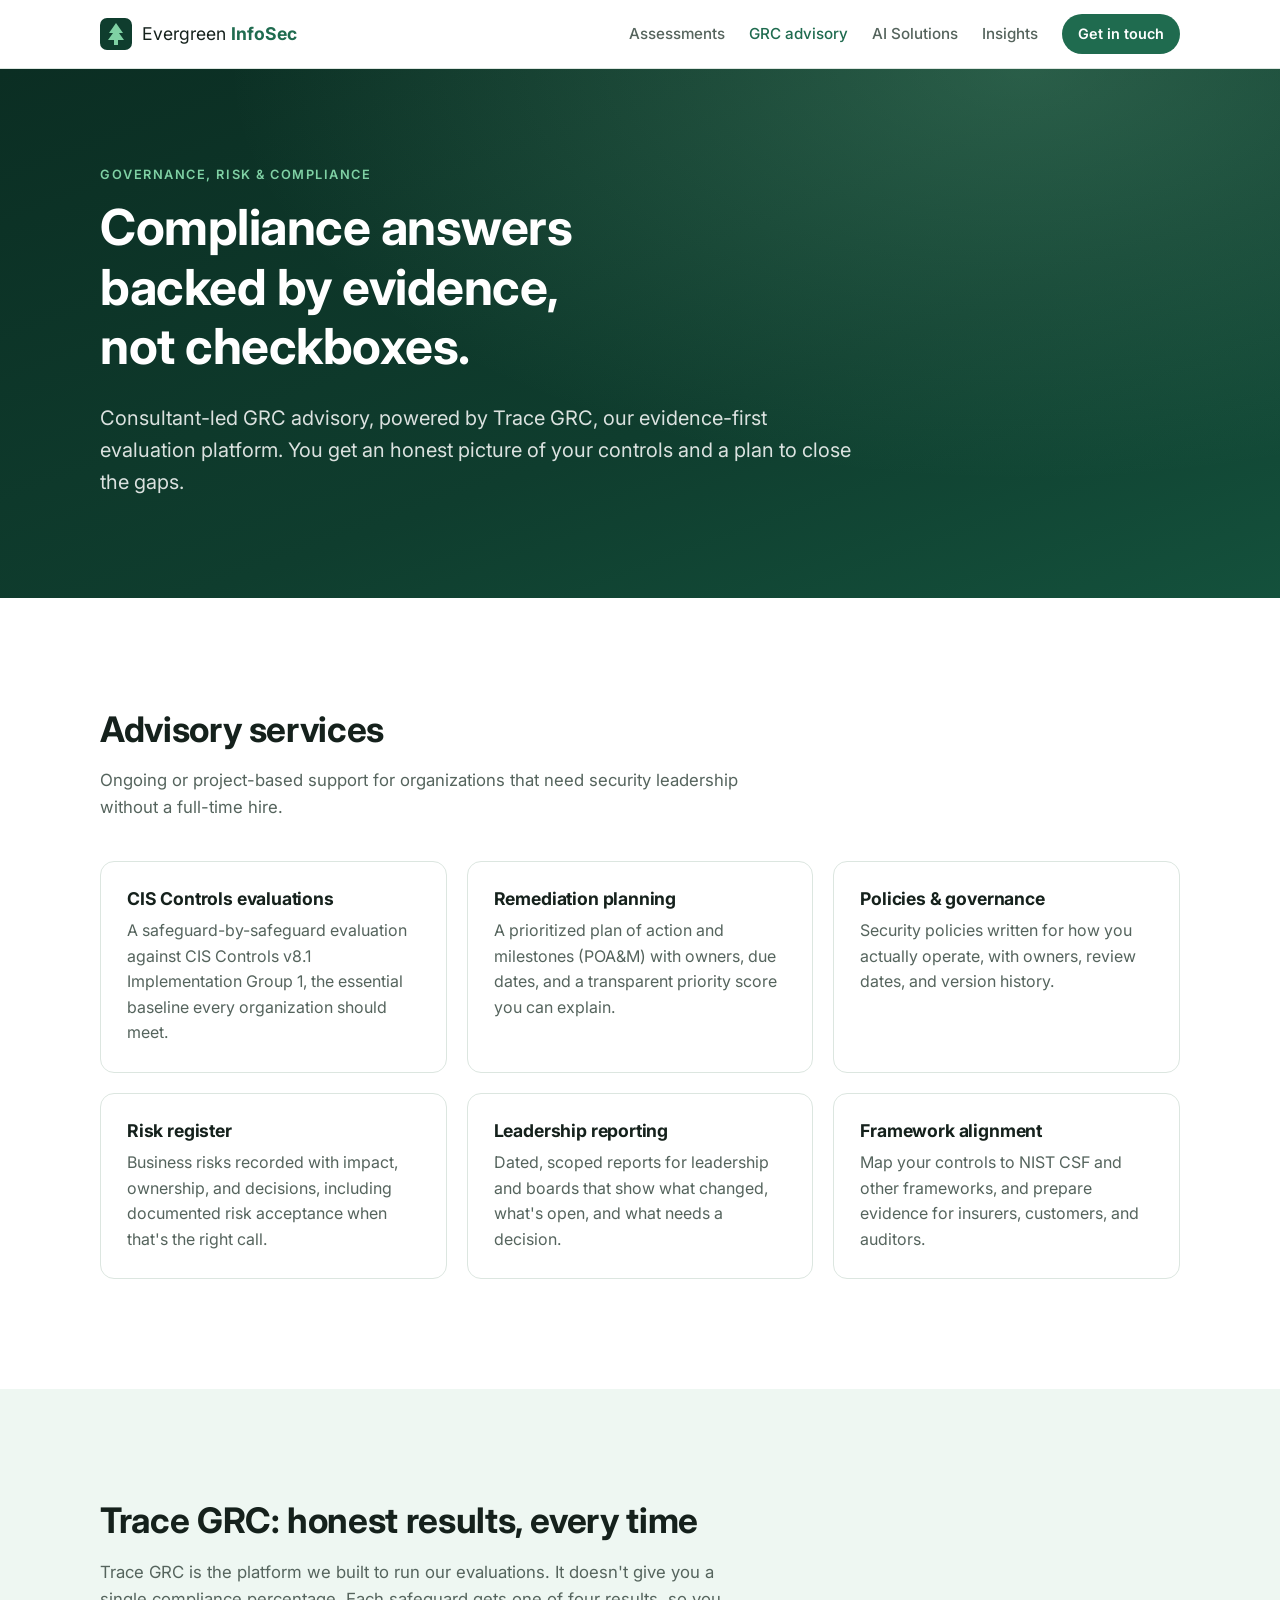
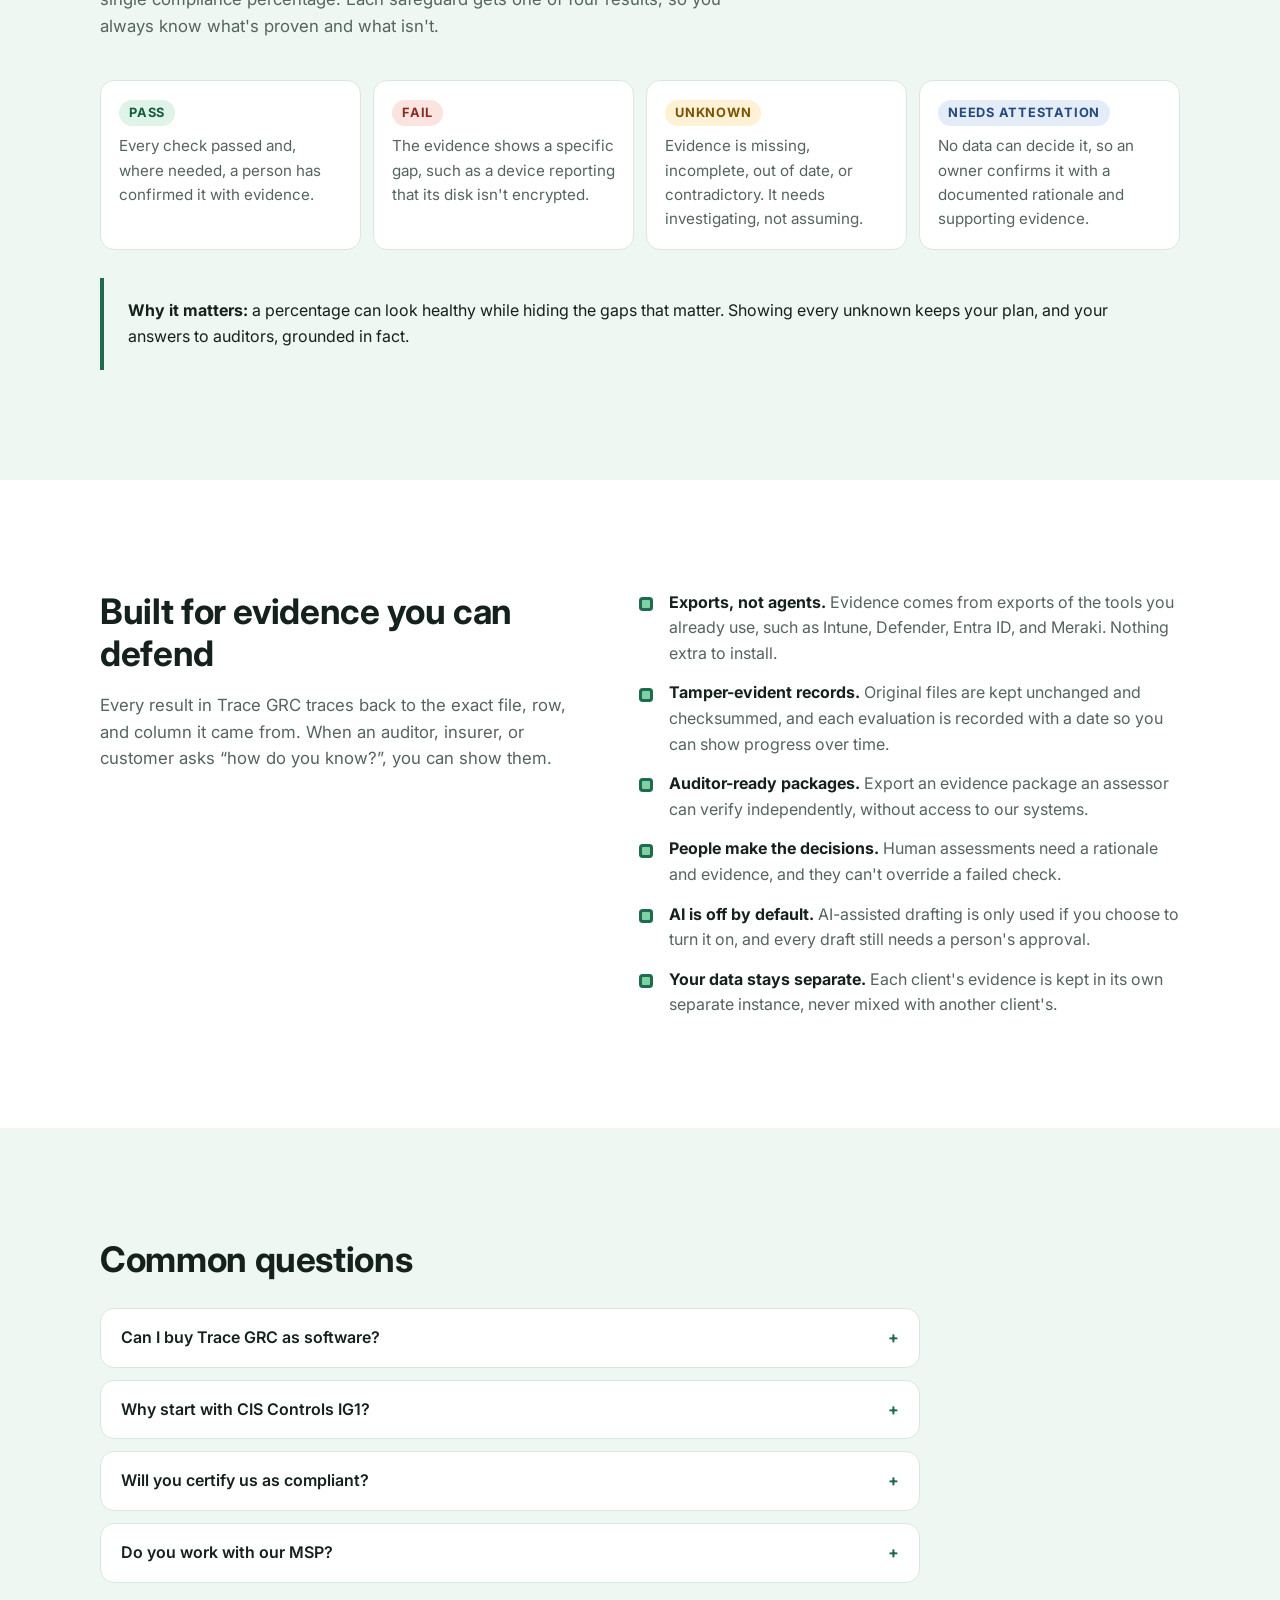
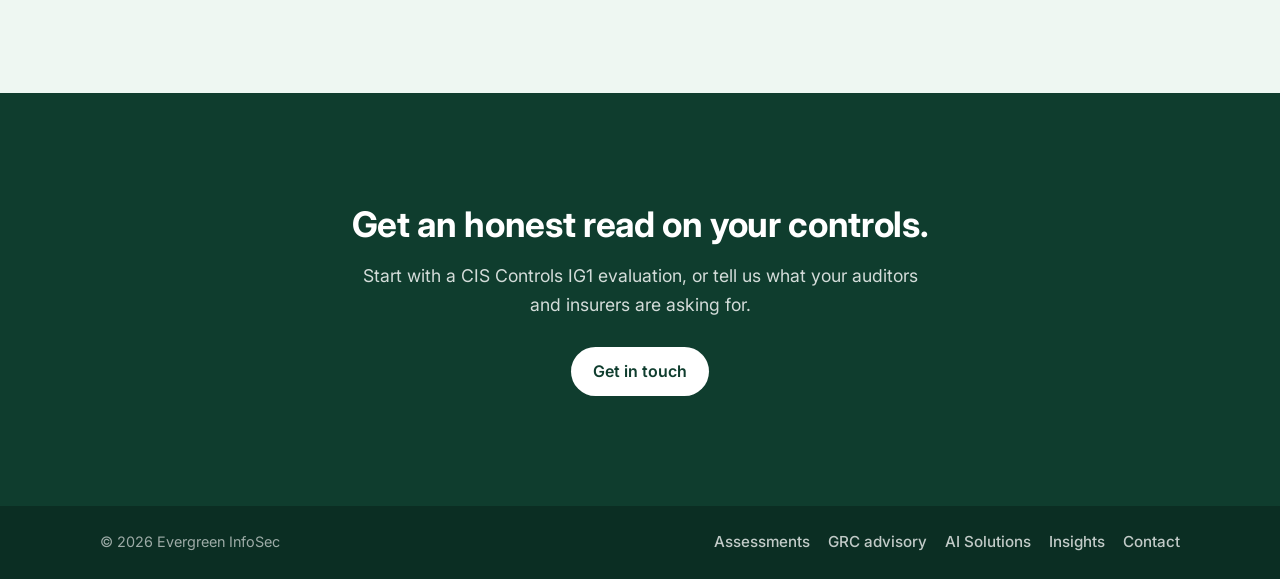
<file: grc.html>
<!doctype html>
<html lang="en">
<head>
  <meta charset="utf-8">
  <meta name="viewport" content="width=device-width, initial-scale=1">
  <title>GRC Advisory &amp; Trace GRC | Evergreen InfoSec</title>
  <meta name="description" content="Consultant-led, evidence-based governance, risk, and compliance: CIS Controls v8.1 IG1 evaluations, prioritized remediation plans, policies, risk registers, and leadership reports, powered by Trace GRC.">
  <link rel="canonical" href="https://evergreen-infosec.com/grc.html">
  <meta property="og:title" content="GRC Advisory | Evergreen InfoSec">
  <meta property="og:description" content="Compliance answers backed by evidence, not checkboxes.">
  <meta property="og:url" content="https://evergreen-infosec.com/grc.html">
  <meta property="og:type" content="website">
  <link rel="icon" href="favicon.svg" type="image/svg+xml">
  <link rel="preconnect" href="https://fonts.googleapis.com">
  <link rel="preconnect" href="https://fonts.gstatic.com" crossorigin>
  <link href="https://fonts.googleapis.com/css2?family=Inter:wght@400;500;600;700&display=swap" rel="stylesheet">
  <link rel="stylesheet" href="styles.css">
</head>
<body>
  <header class="site-header">
    <div class="container nav">
      <a class="brand" href="./" aria-label="Evergreen InfoSec home">
        <img src="favicon.svg" alt="" width="32" height="32">
        <span>Evergreen <strong>InfoSec</strong></span>
      </a>
      <nav aria-label="Primary">
        <a href="assessments.html">Assessments</a>
        <a href="grc.html" aria-current="page">GRC advisory</a>
        <a href="ai-solutions.html">AI Solutions</a>
        <a href="insights.html">Insights</a>
        <a class="btn btn-small" href="contact.html">Get in touch</a>
      </nav>
    </div>
  </header>

  <main>
    <section class="hero page-hero">
      <div class="container">
        <p class="eyebrow">Governance, risk &amp; compliance</p>
        <h1>Compliance answers backed by evidence, not checkboxes.</h1>
        <p class="lede">Consultant-led GRC advisory, powered by Trace GRC, our evidence-first evaluation platform. You get an honest picture of your controls and a plan to close the gaps.</p>
      </div>
    </section>

    <section class="section">
      <div class="container">
        <h2>Advisory services</h2>
        <p class="section-intro">Ongoing or project-based support for organizations that need security leadership without a full-time hire.</p>
        <div class="grid">
          <article class="card">
            <h3>CIS Controls evaluations</h3>
            <p>A safeguard-by-safeguard evaluation against CIS Controls v8.1 Implementation Group&nbsp;1, the essential baseline every organization should meet.</p>
          </article>
          <article class="card">
            <h3>Remediation planning</h3>
            <p>A prioritized plan of action and milestones (POA&amp;M) with owners, due dates, and a transparent priority score you can explain.</p>
          </article>
          <article class="card">
            <h3>Policies &amp; governance</h3>
            <p>Security policies written for how you actually operate, with owners, review dates, and version history.</p>
          </article>
          <article class="card">
            <h3>Risk register</h3>
            <p>Business risks recorded with impact, ownership, and decisions, including documented risk acceptance when that's the right call.</p>
          </article>
          <article class="card">
            <h3>Leadership reporting</h3>
            <p>Dated, scoped reports for leadership and boards that show what changed, what's open, and what needs a decision.</p>
          </article>
          <article class="card">
            <h3>Framework alignment</h3>
            <p>Map your controls to NIST CSF and other frameworks, and prepare evidence for insurers, customers, and auditors.</p>
          </article>
        </div>
      </div>
    </section>

    <section class="section section-alt">
      <div class="container">
        <h2>Trace GRC: honest results, every time</h2>
        <p class="section-intro">Trace GRC is the platform we built to run our evaluations. It doesn't give you a single compliance percentage. Each safeguard gets one of four results, so you always know what's proven and what isn't.</p>
        <div class="legend">
          <div><b class="tag-pass">Pass</b><p>Every check passed and, where needed, a person has confirmed it with evidence.</p></div>
          <div><b class="tag-fail">Fail</b><p>The evidence shows a specific gap, such as a device reporting that its disk isn't encrypted.</p></div>
          <div><b class="tag-unknown">Unknown</b><p>Evidence is missing, incomplete, out of date, or contradictory. It needs investigating, not assuming.</p></div>
          <div><b class="tag-attest">Needs attestation</b><p>No data can decide it, so an owner confirms it with a documented rationale and supporting evidence.</p></div>
        </div>
        <div class="callout">
          <p><strong>Why it matters:</strong> a percentage can look healthy while hiding the gaps that matter. Showing every unknown keeps your plan, and your answers to auditors, grounded in fact.</p>
        </div>
      </div>
    </section>

    <section class="section">
      <div class="container split">
        <div>
          <h2>Built for evidence you can defend</h2>
          <p>Every result in Trace GRC traces back to the exact file, row, and column it came from. When an auditor, insurer, or customer asks &ldquo;how do you know?&rdquo;, you can show them.</p>
        </div>
        <ul class="feature-list">
          <li><strong>Exports, not agents.</strong> Evidence comes from exports of the tools you already use, such as Intune, Defender, Entra ID, and Meraki. Nothing extra to install.</li>
          <li><strong>Tamper-evident records.</strong> Original files are kept unchanged and checksummed, and each evaluation is recorded with a date so you can show progress over time.</li>
          <li><strong>Auditor-ready packages.</strong> Export an evidence package an assessor can verify independently, without access to our systems.</li>
          <li><strong>People make the decisions.</strong> Human assessments need a rationale and evidence, and they can't override a failed check.</li>
          <li><strong>AI is off by default.</strong> AI-assisted drafting is only used if you choose to turn it on, and every draft still needs a person's approval.</li>
          <li><strong>Your data stays separate.</strong> Each client's evidence is kept in its own separate instance, never mixed with another client's.</li>
        </ul>
      </div>
    </section>

    <section class="section section-alt">
      <div class="container">
        <h2>Common questions</h2>
        <div class="faq" style="margin-top:28px">
          <details>
            <summary>Can I buy Trace GRC as software?</summary>
            <p>Trace GRC is delivered as part of our advisory engagements, run by an Evergreen InfoSec consultant. You get the results and evidence packages without having to operate another platform.</p>
          </details>
          <details>
            <summary>Why start with CIS Controls IG1?</summary>
            <p>IG1 is the essential baseline of safeguards every organization should meet, and it lines up well with what cyber insurers and many frameworks ask about. It's the most practical place to start, and the evidence carries over as you mature.</p>
          </details>
          <details>
            <summary>Will you certify us as compliant?</summary>
            <p>No, and you should be wary of anyone who offers to without a formal audit. We help you get ready, close gaps, and assemble evidence so a formal audit or questionnaire goes smoothly.</p>
          </details>
          <details>
            <summary>Do you work with our MSP?</summary>
            <p>Yes, and we'd encourage it. They own day-to-day operations; we provide the independent evaluation and the plan.</p>
          </details>
        </div>
      </div>
    </section>

    <section class="section section-cta">
      <div class="container cta">
        <h2>Get an honest read on your controls.</h2>
        <p>Start with a CIS Controls IG1 evaluation, or tell us what your auditors and insurers are asking for.</p>
        <a class="btn btn-light" href="contact.html">Get in touch</a>
      </div>
    </section>
  </main>

  <footer class="site-footer">
    <div class="container footer-inner">
      <span>&copy; <span id="year">2026</span> Evergreen InfoSec</span>
      <nav class="footer-links" aria-label="Footer">
        <a href="assessments.html">Assessments</a>
        <a href="grc.html">GRC advisory</a>
        <a href="ai-solutions.html">AI Solutions</a>
        <a href="insights.html">Insights</a>
        <a href="contact.html">Contact</a>
      </nav>
    </div>
  </footer>
  <script>document.getElementById('year').textContent = new Date().getFullYear();</script>
</body>
</html>
</file>
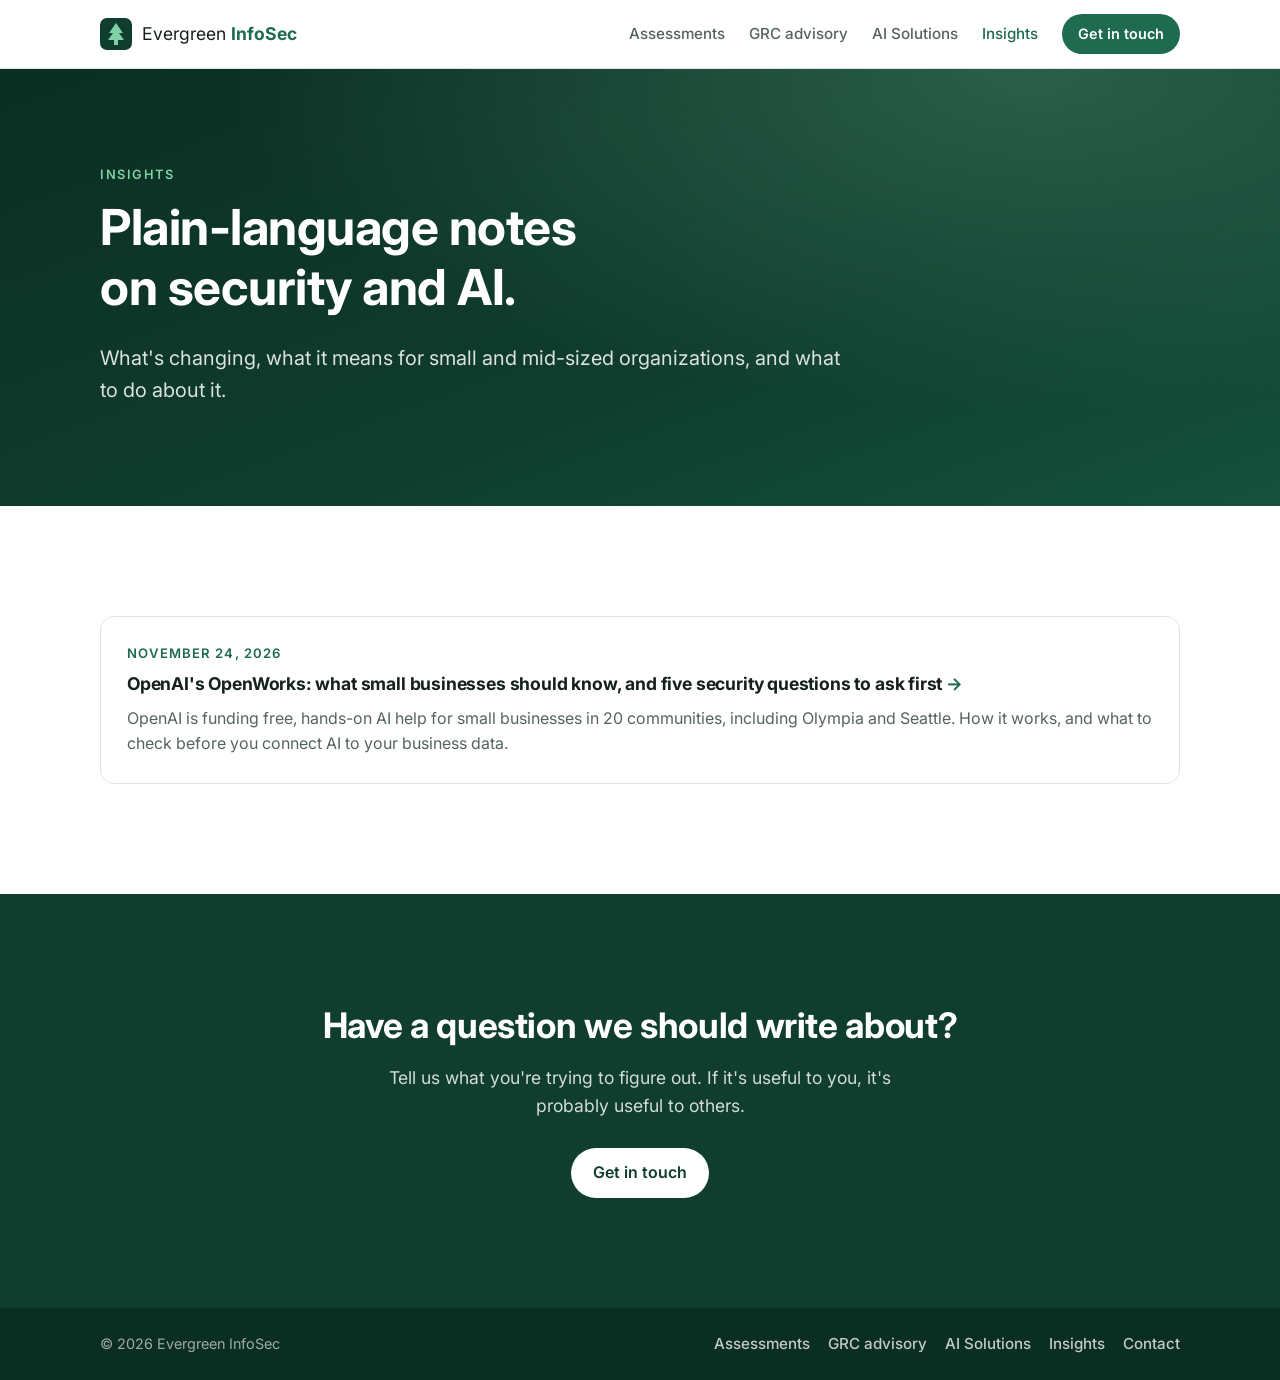
<file: insights.html>
<!doctype html>
<html lang="en">
<head>
  <meta charset="utf-8">
  <meta name="viewport" content="width=device-width, initial-scale=1">
  <title>Insights | Evergreen InfoSec</title>
  <meta name="description" content="Plain-language notes from Evergreen InfoSec on security, compliance, and putting AI to work safely in small and mid-sized organizations.">
  <link rel="canonical" href="https://evergreen-infosec.com/insights.html">
  <meta property="og:title" content="Insights | Evergreen InfoSec">
  <meta property="og:description" content="Plain-language notes on security, compliance, and safe AI adoption.">
  <meta property="og:url" content="https://evergreen-infosec.com/insights.html">
  <meta property="og:type" content="website">
  <link rel="icon" href="favicon.svg" type="image/svg+xml">
  <link rel="preconnect" href="https://fonts.googleapis.com">
  <link rel="preconnect" href="https://fonts.gstatic.com" crossorigin>
  <link href="https://fonts.googleapis.com/css2?family=Inter:wght@400;500;600;700&display=swap" rel="stylesheet">
  <link rel="stylesheet" href="styles.css">
</head>
<body>
  <header class="site-header">
    <div class="container nav">
      <a class="brand" href="./" aria-label="Evergreen InfoSec home">
        <img src="favicon.svg" alt="" width="32" height="32">
        <span>Evergreen <strong>InfoSec</strong></span>
      </a>
      <nav aria-label="Primary">
        <a href="assessments.html">Assessments</a>
        <a href="grc.html">GRC advisory</a>
        <a href="ai-solutions.html">AI Solutions</a>
        <a href="insights.html" aria-current="page">Insights</a>
        <a class="btn btn-small" href="contact.html">Get in touch</a>
      </nav>
    </div>
  </header>

  <main>
    <section class="hero page-hero">
      <div class="container">
        <p class="eyebrow">Insights</p>
        <h1>Plain-language notes on security and AI.</h1>
        <p class="lede">What's changing, what it means for small and mid-sized organizations, and what to do about it.</p>
      </div>
    </section>

    <section class="section">
      <div class="container">
        <div class="grid">
          <article class="card">
            <p class="post-date">November 24, 2026</p>
            <h3><a href="openworks-security-questions.html">OpenAI's OpenWorks: what small businesses should know, and five security questions to ask first</a></h3>
            <p>OpenAI is funding free, hands-on AI help for small businesses in 20 communities, including Olympia and Seattle. How it works, and what to check before you connect AI to your business data.</p>
          </article>
        </div>
      </div>
    </section>

    <section class="section section-cta">
      <div class="container cta">
        <h2>Have a question we should write about?</h2>
        <p>Tell us what you're trying to figure out. If it's useful to you, it's probably useful to others.</p>
        <a class="btn btn-light" href="contact.html">Get in touch</a>
      </div>
    </section>
  </main>

  <footer class="site-footer">
    <div class="container footer-inner">
      <span>&copy; <span id="year">2026</span> Evergreen InfoSec</span>
      <nav class="footer-links" aria-label="Footer">
        <a href="assessments.html">Assessments</a>
        <a href="grc.html">GRC advisory</a>
        <a href="ai-solutions.html">AI Solutions</a>
        <a href="insights.html">Insights</a>
        <a href="contact.html">Contact</a>
      </nav>
    </div>
  </footer>
  <script>document.getElementById('year').textContent = new Date().getFullYear();</script>
</body>
</html>
</file>
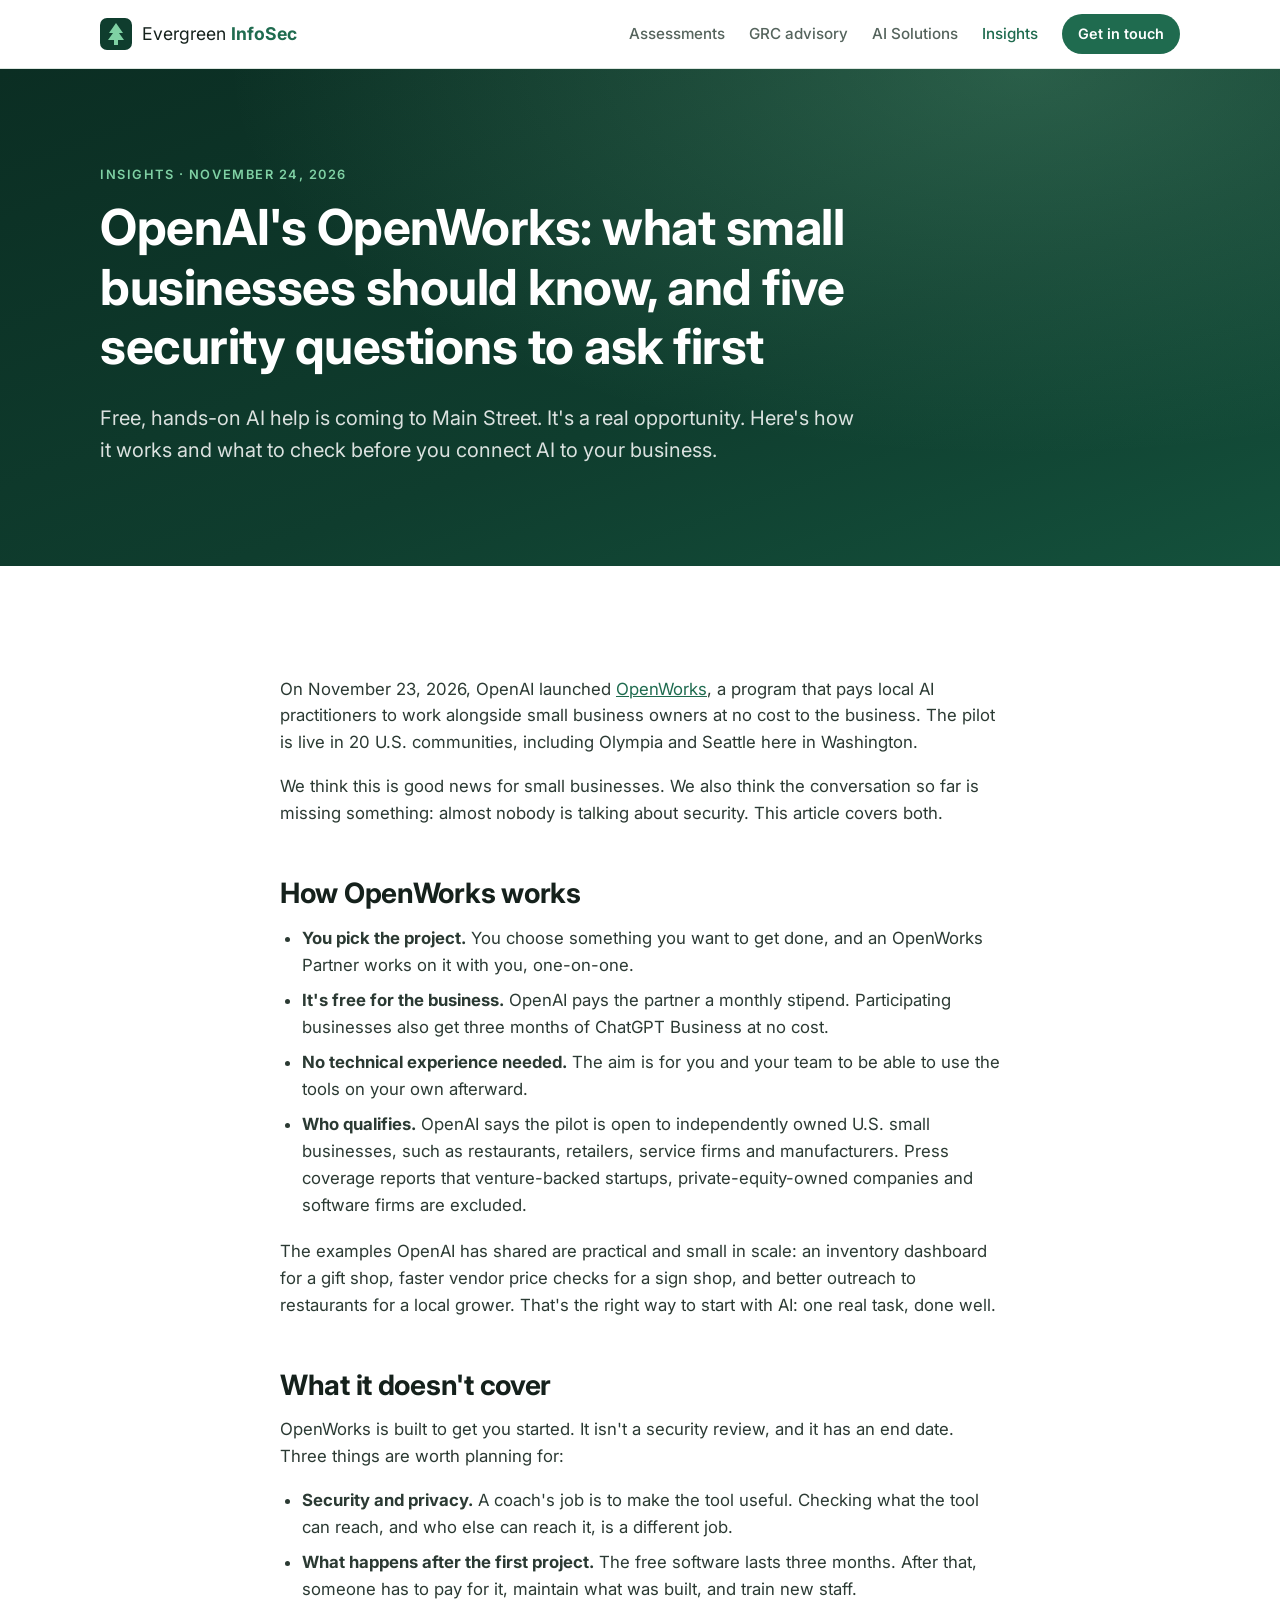
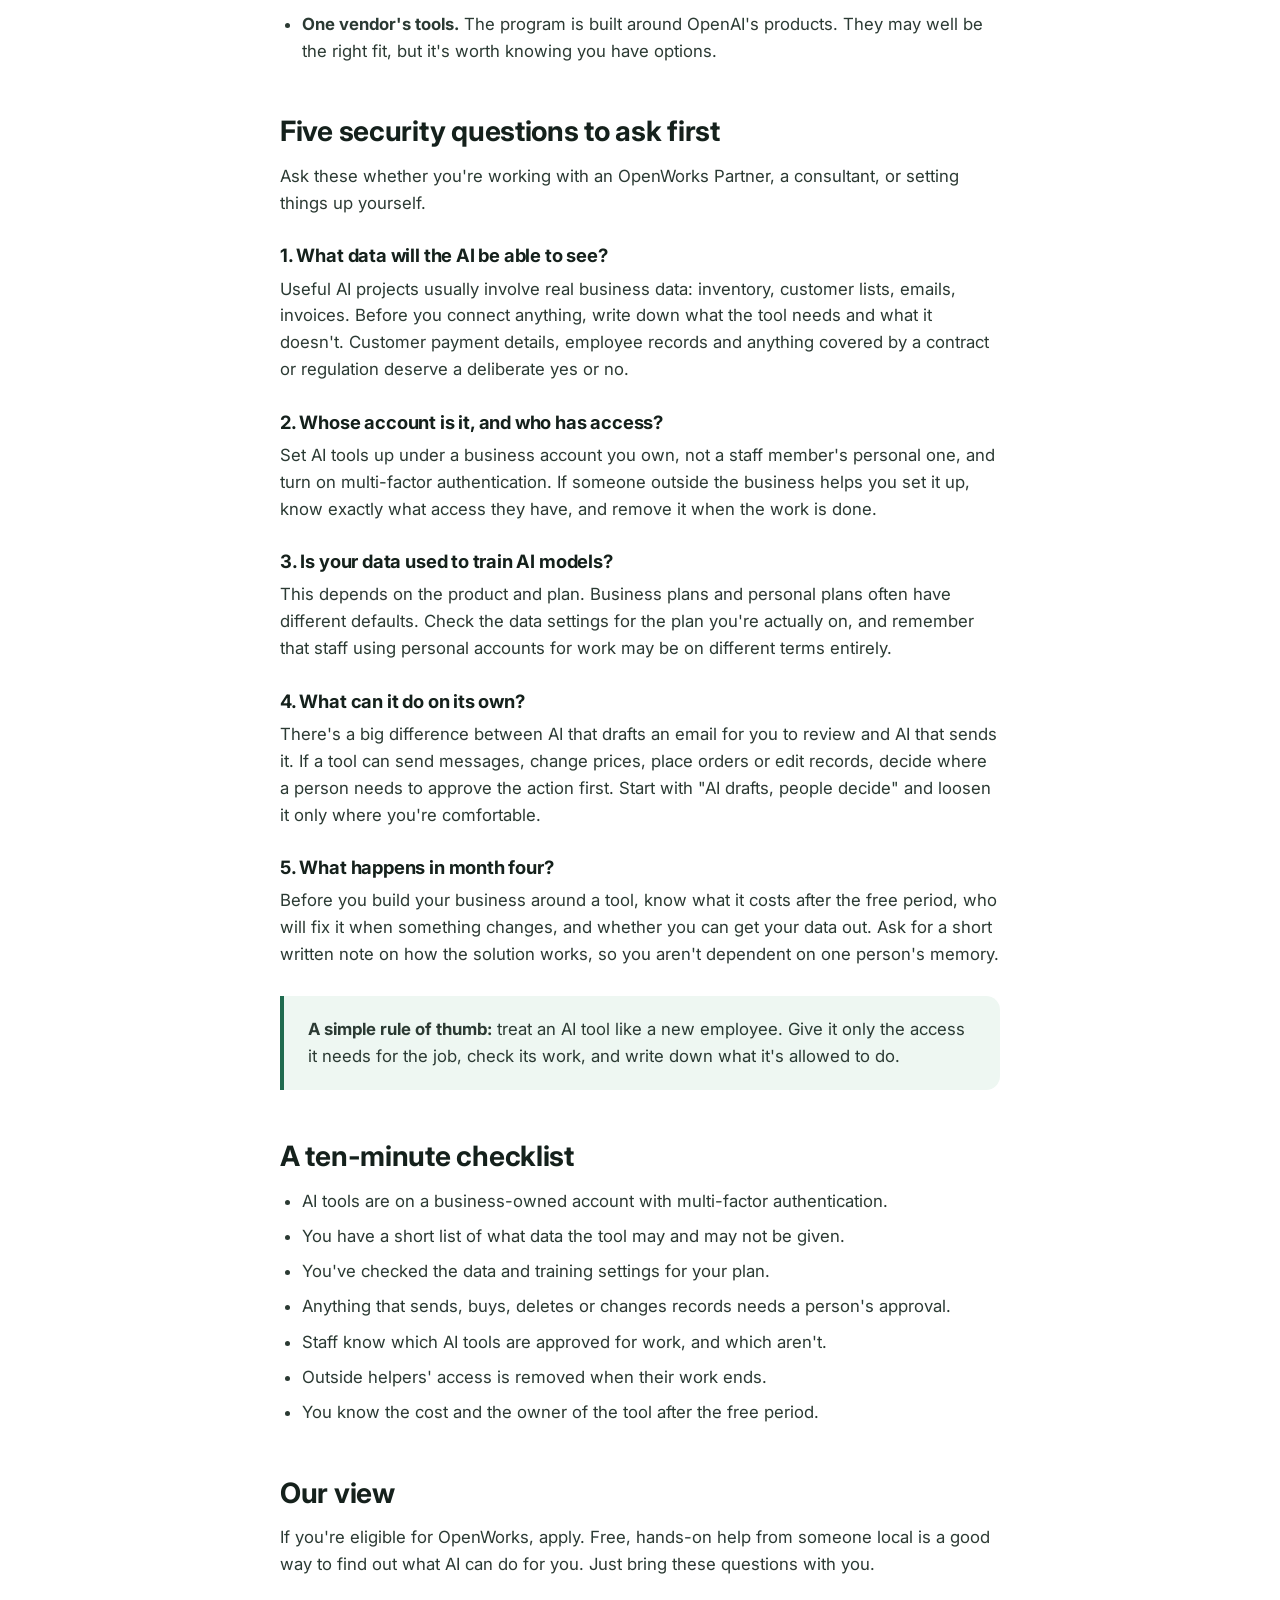
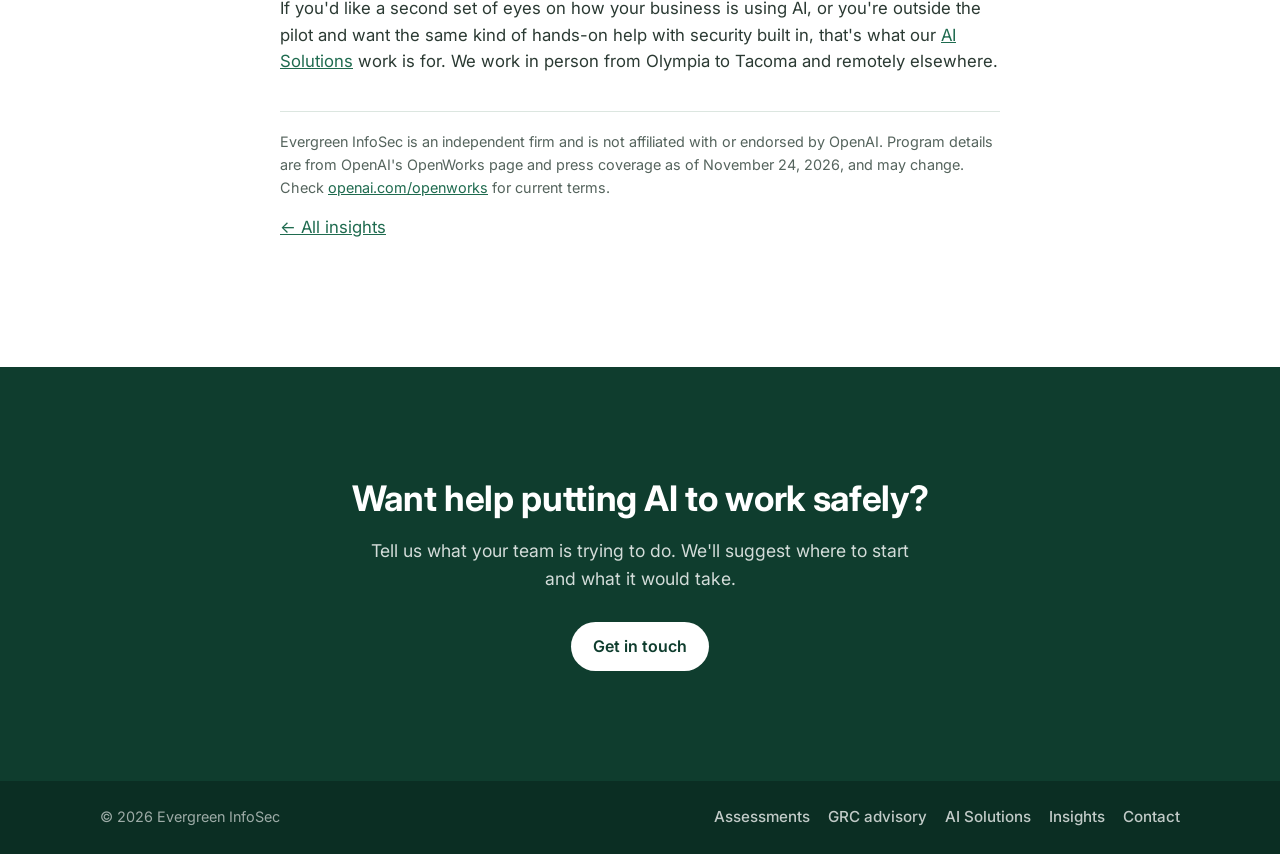
<file: openworks-security-questions.html>
<!doctype html>
<html lang="en">
<head>
  <meta charset="utf-8">
  <meta name="viewport" content="width=device-width, initial-scale=1">
  <title>OpenAI's OpenWorks: What Small Businesses Should Know, and 5 Security Questions to Ask | Evergreen InfoSec</title>
  <meta name="description" content="OpenAI's OpenWorks program offers small businesses free, hands-on AI help. Here is how it works, who qualifies, and five security questions to ask before you connect AI to your business data.">
  <link rel="canonical" href="https://evergreen-infosec.com/openworks-security-questions.html">
  <meta property="og:title" content="OpenAI's OpenWorks: what small businesses should know, and 5 security questions to ask first">
  <meta property="og:description" content="How the program works, who qualifies, and what to check before you connect AI to your business data.">
  <meta property="og:url" content="https://evergreen-infosec.com/openworks-security-questions.html">
  <meta property="og:type" content="article">
  <link rel="icon" href="favicon.svg" type="image/svg+xml">
  <link rel="preconnect" href="https://fonts.googleapis.com">
  <link rel="preconnect" href="https://fonts.gstatic.com" crossorigin>
  <link href="https://fonts.googleapis.com/css2?family=Inter:wght@400;500;600;700&display=swap" rel="stylesheet">
  <link rel="stylesheet" href="styles.css">
</head>
<body>
  <header class="site-header">
    <div class="container nav">
      <a class="brand" href="./" aria-label="Evergreen InfoSec home">
        <img src="favicon.svg" alt="" width="32" height="32">
        <span>Evergreen <strong>InfoSec</strong></span>
      </a>
      <nav aria-label="Primary">
        <a href="assessments.html">Assessments</a>
        <a href="grc.html">GRC advisory</a>
        <a href="ai-solutions.html">AI Solutions</a>
        <a href="insights.html" aria-current="page">Insights</a>
        <a class="btn btn-small" href="contact.html">Get in touch</a>
      </nav>
    </div>
  </header>

  <main>
    <section class="hero page-hero">
      <div class="container">
        <p class="eyebrow">Insights &middot; November 24, 2026</p>
        <h1 style="max-width:24ch">OpenAI's OpenWorks: what small businesses should know, and five security questions to ask first</h1>
        <p class="lede">Free, hands-on AI help is coming to Main Street. It's a real opportunity. Here's how it works and what to check before you connect AI to your business.</p>
      </div>
    </section>

    <section class="section">
      <div class="container prose">
        <p>On November 23, 2026, OpenAI launched <a href="https://openai.com/openworks/" rel="noopener">OpenWorks</a>, a program that pays local AI practitioners to work alongside small business owners at no cost to the business. The pilot is live in 20 U.S. communities, including Olympia and Seattle here in Washington.</p>
        <p>We think this is good news for small businesses. We also think the conversation so far is missing something: almost nobody is talking about security. This article covers both.</p>

        <h2>How OpenWorks works</h2>
        <ul>
          <li><strong>You pick the project.</strong> You choose something you want to get done, and an OpenWorks Partner works on it with you, one-on-one.</li>
          <li><strong>It's free for the business.</strong> OpenAI pays the partner a monthly stipend. Participating businesses also get three months of ChatGPT Business at no cost.</li>
          <li><strong>No technical experience needed.</strong> The aim is for you and your team to be able to use the tools on your own afterward.</li>
          <li><strong>Who qualifies.</strong> OpenAI says the pilot is open to independently owned U.S. small businesses, such as restaurants, retailers, service firms and manufacturers. Press coverage reports that venture-backed startups, private-equity-owned companies and software firms are excluded.</li>
        </ul>
        <p>The examples OpenAI has shared are practical and small in scale: an inventory dashboard for a gift shop, faster vendor price checks for a sign shop, and better outreach to restaurants for a local grower. That's the right way to start with AI: one real task, done well.</p>

        <h2>What it doesn't cover</h2>
        <p>OpenWorks is built to get you started. It isn't a security review, and it has an end date. Three things are worth planning for:</p>
        <ul>
          <li><strong>Security and privacy.</strong> A coach's job is to make the tool useful. Checking what the tool can reach, and who else can reach it, is a different job.</li>
          <li><strong>What happens after the first project.</strong> The free software lasts three months. After that, someone has to pay for it, maintain what was built, and train new staff.</li>
          <li><strong>One vendor's tools.</strong> The program is built around OpenAI's products. They may well be the right fit, but it's worth knowing you have options.</li>
        </ul>

        <h2>Five security questions to ask first</h2>
        <p>Ask these whether you're working with an OpenWorks Partner, a consultant, or setting things up yourself.</p>

        <h3>1. What data will the AI be able to see?</h3>
        <p>Useful AI projects usually involve real business data: inventory, customer lists, emails, invoices. Before you connect anything, write down what the tool needs and what it doesn't. Customer payment details, employee records and anything covered by a contract or regulation deserve a deliberate yes or no.</p>

        <h3>2. Whose account is it, and who has access?</h3>
        <p>Set AI tools up under a business account you own, not a staff member's personal one, and turn on multi-factor authentication. If someone outside the business helps you set it up, know exactly what access they have, and remove it when the work is done.</p>

        <h3>3. Is your data used to train AI models?</h3>
        <p>This depends on the product and plan. Business plans and personal plans often have different defaults. Check the data settings for the plan you're actually on, and remember that staff using personal accounts for work may be on different terms entirely.</p>

        <h3>4. What can it do on its own?</h3>
        <p>There's a big difference between AI that drafts an email for you to review and AI that sends it. If a tool can send messages, change prices, place orders or edit records, decide where a person needs to approve the action first. Start with "AI drafts, people decide" and loosen it only where you're comfortable.</p>

        <h3>5. What happens in month four?</h3>
        <p>Before you build your business around a tool, know what it costs after the free period, who will fix it when something changes, and whether you can get your data out. Ask for a short written note on how the solution works, so you aren't dependent on one person's memory.</p>

        <div class="callout">
          <p><strong>A simple rule of thumb:</strong> treat an AI tool like a new employee. Give it only the access it needs for the job, check its work, and write down what it's allowed to do.</p>
        </div>

        <h2>A ten-minute checklist</h2>
        <ul>
          <li>AI tools are on a business-owned account with multi-factor authentication.</li>
          <li>You have a short list of what data the tool may and may not be given.</li>
          <li>You've checked the data and training settings for your plan.</li>
          <li>Anything that sends, buys, deletes or changes records needs a person's approval.</li>
          <li>Staff know which AI tools are approved for work, and which aren't.</li>
          <li>Outside helpers' access is removed when their work ends.</li>
          <li>You know the cost and the owner of the tool after the free period.</li>
        </ul>

        <h2>Our view</h2>
        <p>If you're eligible for OpenWorks, apply. Free, hands-on help from someone local is a good way to find out what AI can do for you. Just bring these questions with you.</p>
        <p>If you'd like a second set of eyes on how your business is using AI, or you're outside the pilot and want the same kind of hands-on help with security built in, that's what our <a href="ai-solutions.html">AI Solutions</a> work is for. We work in person from Olympia to Tacoma and remotely elsewhere.</p>

        <p class="fine-print">Evergreen InfoSec is an independent firm and is not affiliated with or endorsed by OpenAI. Program details are from OpenAI's OpenWorks page and press coverage as of November 24, 2026, and may change. Check <a href="https://openai.com/openworks/" rel="noopener">openai.com/openworks</a> for current terms.</p>

        <p><a href="insights.html">&larr; All insights</a></p>
      </div>
    </section>

    <section class="section section-cta">
      <div class="container cta">
        <h2>Want help putting AI to work safely?</h2>
        <p>Tell us what your team is trying to do. We'll suggest where to start and what it would take.</p>
        <a class="btn btn-light" href="contact.html">Get in touch</a>
      </div>
    </section>
  </main>

  <footer class="site-footer">
    <div class="container footer-inner">
      <span>&copy; <span id="year">2026</span> Evergreen InfoSec</span>
      <nav class="footer-links" aria-label="Footer">
        <a href="assessments.html">Assessments</a>
        <a href="grc.html">GRC advisory</a>
        <a href="ai-solutions.html">AI Solutions</a>
        <a href="insights.html">Insights</a>
        <a href="contact.html">Contact</a>
      </nav>
    </div>
  </footer>
  <script>document.getElementById('year').textContent = new Date().getFullYear();</script>
</body>
</html>
</file>
<file: styles.css>
:root {
  --green-900: #0b2e23;
  --green-800: #0f3d2e;
  --green-600: #1f6b4f;
  --green-300: #7fd1a4;
  --green-50: #eef7f2;
  --ink: #15211c;
  --muted: #55645d;
  --line: #dce6e0;
  --bg: #ffffff;
  --radius: 14px;
  --max: 1120px;
}

* { box-sizing: border-box; }
html { scroll-behavior: smooth; }
body {
  margin: 0;
  font-family: Inter, system-ui, -apple-system, "Segoe UI", Roboto, sans-serif;
  color: var(--ink);
  background: var(--bg);
  line-height: 1.6;
  -webkit-font-smoothing: antialiased;
}
img { max-width: 100%; display: block; }
a { color: var(--green-600); }
h1, h2, h3 { line-height: 1.2; margin: 0 0 .5em; letter-spacing: -0.01em; }
h2 { font-size: clamp(1.6rem, 3vw, 2.2rem); }
h3 { font-size: 1.1rem; }
p { margin: 0 0 1em; }

.container { max-width: var(--max); margin: 0 auto; padding: 0 20px; }

/* Header */
.site-header {
  position: sticky; top: 0; z-index: 10;
  background: rgba(255,255,255,.92);
  backdrop-filter: blur(8px);
  border-bottom: 1px solid var(--line);
}
.nav { display: flex; align-items: center; justify-content: space-between; height: 68px; gap: 16px; }
.brand { display: flex; align-items: center; gap: 10px; text-decoration: none; color: var(--ink); font-size: 1.1rem; }
.brand strong { color: var(--green-600); }
nav { display: flex; align-items: center; gap: 24px; }
nav a { text-decoration: none; color: var(--muted); font-weight: 500; font-size: .95rem; }
nav a:hover { color: var(--ink); }

/* Buttons */
.btn {
  display: inline-block; padding: 12px 22px; border-radius: 999px;
  background: var(--green-600); color: #fff !important; text-decoration: none;
  font-weight: 600; transition: background .15s, transform .15s;
}
.btn:hover { background: var(--green-800); transform: translateY(-1px); }
.btn-small { padding: 8px 16px; font-size: .9rem; }
.btn-ghost { background: transparent; color: #fff !important; box-shadow: inset 0 0 0 1.5px rgba(255,255,255,.5); }
.btn-ghost:hover { background: rgba(255,255,255,.1); }
.btn-bright { background: var(--green-300); color: var(--green-900) !important; }
.btn-bright:hover { background: #a3e3bf; }
.btn-light { background: #fff; color: var(--green-800) !important; }
.btn-light:hover { background: var(--green-50); }

/* Hero */
.hero {
  background:
    radial-gradient(ellipse at 80% 0%, rgba(127,209,164,.25), transparent 55%),
    linear-gradient(160deg, var(--green-900), var(--green-800) 60%, #14513c);
  color: #fff;
  padding: clamp(72px, 12vw, 140px) 0 clamp(64px, 10vw, 120px);
}
.eyebrow { text-transform: uppercase; letter-spacing: .12em; font-size: .8rem; font-weight: 600; color: var(--green-300); }
.hero h1 { font-size: clamp(2.1rem, 5.5vw, 3.8rem); max-width: 15ch; text-wrap: balance; }
.lede { font-size: clamp(1.05rem, 1.6vw, 1.25rem); max-width: 58ch; color: rgba(255,255,255,.85); }
.hero-actions { display: flex; flex-wrap: wrap; gap: 12px; margin-top: 28px; }

/* Sections */
.section { padding: clamp(64px, 9vw, 110px) 0; }
.section-alt { background: var(--green-50); }
.section-intro { color: var(--muted); max-width: 60ch; margin-bottom: 40px; font-size: 1.05rem; }

.grid { display: grid; gap: 20px; grid-template-columns: repeat(auto-fit, minmax(280px, 1fr)); }
.grid-3 { grid-template-columns: repeat(auto-fit, minmax(250px, 1fr)); margin-top: 32px; }

.card {
  border: 1px solid var(--line); border-radius: var(--radius);
  padding: 26px; background: #fff;
  transition: border-color .15s, box-shadow .15s;
}
.card:hover { border-color: var(--green-300); box-shadow: 0 8px 24px rgba(15,61,46,.08); }
.card p { color: var(--muted); margin: 0; }
.card-accent { background: var(--green-800); border-color: var(--green-800); color: #fff; }
.card-accent p { color: rgba(255,255,255,.8); }
.card-link { display: inline-block; margin-top: 14px; color: var(--green-300); font-weight: 600; text-decoration: none; }

/* FDE */
.split { display: grid; gap: 48px; grid-template-columns: 1fr 1.1fr; align-items: start; }
.split > div p { color: var(--muted); font-size: 1.05rem; }
.steps { list-style: none; counter-reset: s; margin: 0; padding: 0; display: grid; gap: 12px; }
.steps li {
  counter-increment: s; position: relative;
  background: #fff; border: 1px solid var(--line); border-radius: var(--radius);
  padding: 16px 18px 16px 62px; display: grid; gap: 2px;
}
.steps li::before {
  content: counter(s); position: absolute; left: 18px; top: 16px;
  width: 30px; height: 30px; border-radius: 50%;
  background: var(--green-600); color: #fff; font-weight: 700; font-size: .9rem;
  display: grid; place-items: center;
}
.steps span { color: var(--muted); font-size: .95rem; }

/* Approach */
.pillar-num { color: var(--green-600); font-weight: 700; font-size: .9rem; letter-spacing: .08em; }
.pillar h3 { margin-top: 6px; }
.pillar p { color: var(--muted); }

/* CTA */
.section-cta { background: var(--green-800); color: #fff; text-align: center; }
.cta p { color: rgba(255,255,255,.82); max-width: 52ch; margin: 0 auto 28px; font-size: 1.1rem; }

/* Footer */
.site-footer { background: var(--green-900); color: rgba(255,255,255,.6); font-size: .9rem; padding: 24px 0; }
.footer-inner { display: flex; justify-content: space-between; flex-wrap: wrap; gap: 8px; }

/* Active nav link */
nav a[aria-current="page"] { color: var(--green-600); }

/* Inner-page hero */
.page-hero { padding: clamp(56px, 8vw, 96px) 0 clamp(48px, 7vw, 80px); }
.page-hero h1 { font-size: clamp(2rem, 4.5vw, 3.1rem); max-width: 20ch; }

/* Service cards on home */
.card h3 a { color: inherit; text-decoration: none; }
.card h3 a::after { content: " \2192"; color: var(--green-600); }
.card-accent h3 a::after { color: var(--green-300); }
.card-list { margin: 14px 0 0; padding-left: 18px; color: var(--muted); font-size: .95rem; }
.card-accent .card-list { color: rgba(255,255,255,.8); }
.card-list li { margin-bottom: 4px; }

/* Feature list */
.feature-list { list-style: none; padding: 0; margin: 0; display: grid; gap: 14px; }
.feature-list li { padding-left: 30px; position: relative; color: var(--muted); }
.feature-list li strong { color: var(--ink); }
.feature-list li::before {
  content: ""; position: absolute; left: 0; top: .45em;
  width: 14px; height: 14px; border-radius: 4px; background: var(--green-300);
  box-shadow: inset 0 0 0 3px var(--green-600);
}

/* Result legend (GRC) */
.legend { display: grid; gap: 12px; grid-template-columns: repeat(4, 1fr); margin-top: 28px; }
@media (max-width: 900px) { .legend { grid-template-columns: repeat(2, 1fr); } }
@media (max-width: 520px) { .legend { grid-template-columns: 1fr; } }
.legend div { border: 1px solid var(--line); border-radius: var(--radius); padding: 18px; background: #fff; }
.legend b { display: inline-block; font-size: .8rem; letter-spacing: .06em; text-transform: uppercase; padding: 3px 10px; border-radius: 999px; margin-bottom: 8px; }
.legend p { margin: 0; color: var(--muted); font-size: .95rem; }
.tag-pass { background: #dff3e8; color: #135c3d; }
.tag-fail { background: #fbe3e0; color: #8a2b1f; }
.tag-unknown { background: #fff1d6; color: #7a5300; }
.tag-attest { background: #e4ecf7; color: #234a7a; }

/* Callout */
.callout {
  border-left: 4px solid var(--green-600); background: var(--green-50);
  padding: 20px 24px; border-radius: 0 var(--radius) var(--radius) 0; margin: 28px 0 0;
}
.callout p:last-child { margin: 0; }

/* FAQ */
.faq { display: grid; gap: 12px; max-width: 820px; }
.faq details { border: 1px solid var(--line); border-radius: var(--radius); padding: 16px 20px; background: #fff; }
.faq summary { font-weight: 600; cursor: pointer; list-style: none; }
.faq summary::-webkit-details-marker { display: none; }
.faq summary::after { content: "+"; float: right; color: var(--green-600); font-weight: 700; }
.faq details[open] summary::after { content: "\2212"; }
.faq details p { color: var(--muted); margin: 12px 0 0; }

/* Contact */
.contact-grid { display: grid; gap: 40px; grid-template-columns: 1.2fr 1fr; align-items: start; }
.contact-box { border: 1px solid var(--line); border-radius: var(--radius); padding: 28px; background: var(--green-50); }
.contact-box .btn { margin-top: 8px; }

/* Footer nav */
.footer-links { display: flex; gap: 18px; flex-wrap: wrap; }
.footer-links a { color: rgba(255,255,255,.75); text-decoration: none; }
.footer-links a:hover { color: #fff; }

a:focus-visible, .btn:focus-visible, summary:focus-visible { outline: 3px solid var(--green-300); outline-offset: 2px; }

@media (max-width: 760px) {
  .nav { height: auto; flex-wrap: wrap; padding-top: 12px; padding-bottom: 12px; row-gap: 8px; }
  .site-header nav { width: 100%; flex-wrap: wrap; gap: 6px 18px; }
  .site-header nav a { white-space: nowrap; font-size: .92rem; }
  .site-header nav .btn-small { background: none; padding: 0; color: var(--green-600) !important; font-weight: 600; transform: none; }
  .split, .contact-grid { grid-template-columns: 1fr; gap: 28px; }
}

/* Homepage notice strip */
.notice { background: var(--green-50); border-bottom: 1px solid var(--line); padding: 14px 0; font-size: .97rem; color: var(--ink); }
.notice a { font-weight: 600; white-space: nowrap; }

/* Articles */
.prose { max-width: 760px; }
.prose p, .prose li { font-size: 1.05rem; color: #2b3a33; }
.prose h2 { margin-top: 1.8em; font-size: clamp(1.4rem, 2.4vw, 1.75rem); }
.prose h3 { margin-top: 1.5em; font-size: 1.15rem; }
.prose ul { padding-left: 22px; margin: 0 0 1.2em; }
.prose li { margin-bottom: .5em; }
.prose .callout { margin: 28px 0; }
.fine-print { font-size: .9rem !important; color: var(--muted) !important; border-top: 1px solid var(--line); padding-top: 18px; margin-top: 36px; }
.post-date { font-size: .82rem; text-transform: uppercase; letter-spacing: .08em; color: var(--green-600) !important; font-weight: 600; margin-bottom: 8px !important; }
.card .post-date + h3 { line-height: 1.35; }
.card .post-date ~ p:last-child { margin-top: 10px; }
</file>
